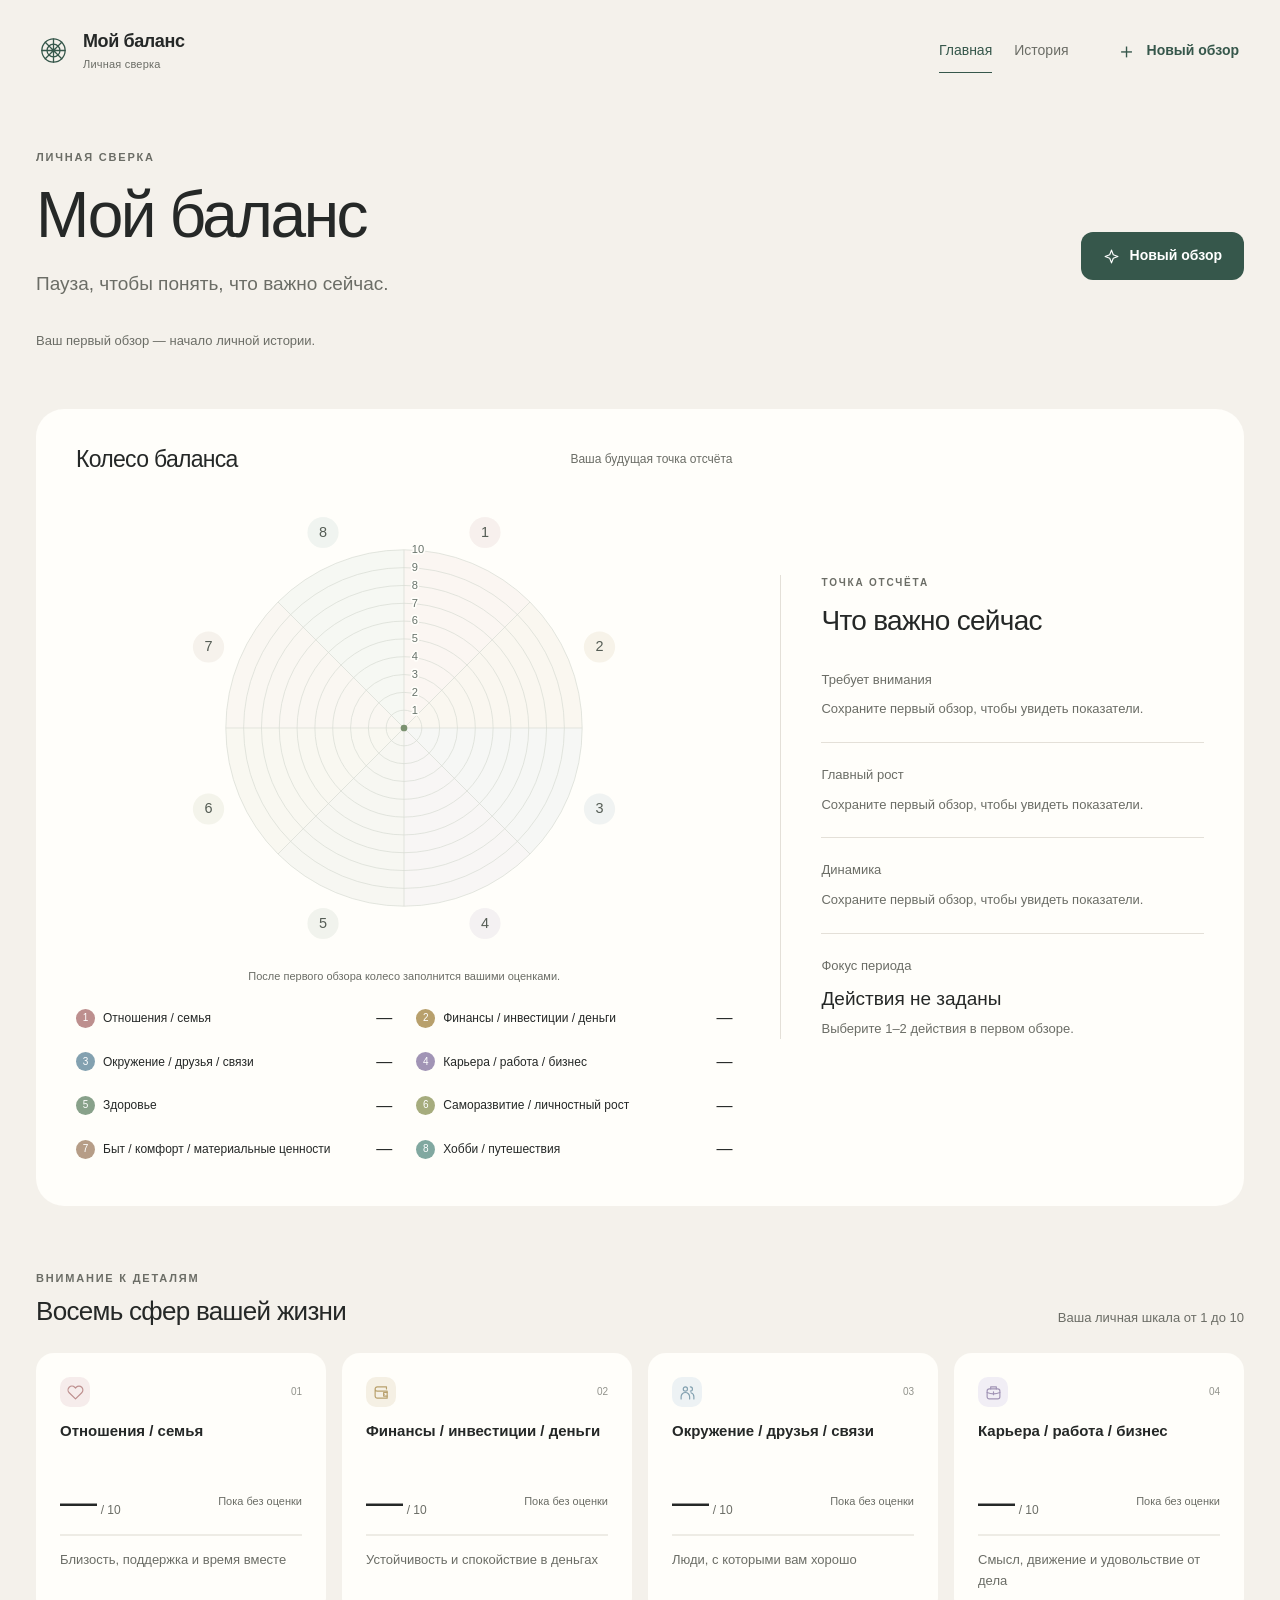
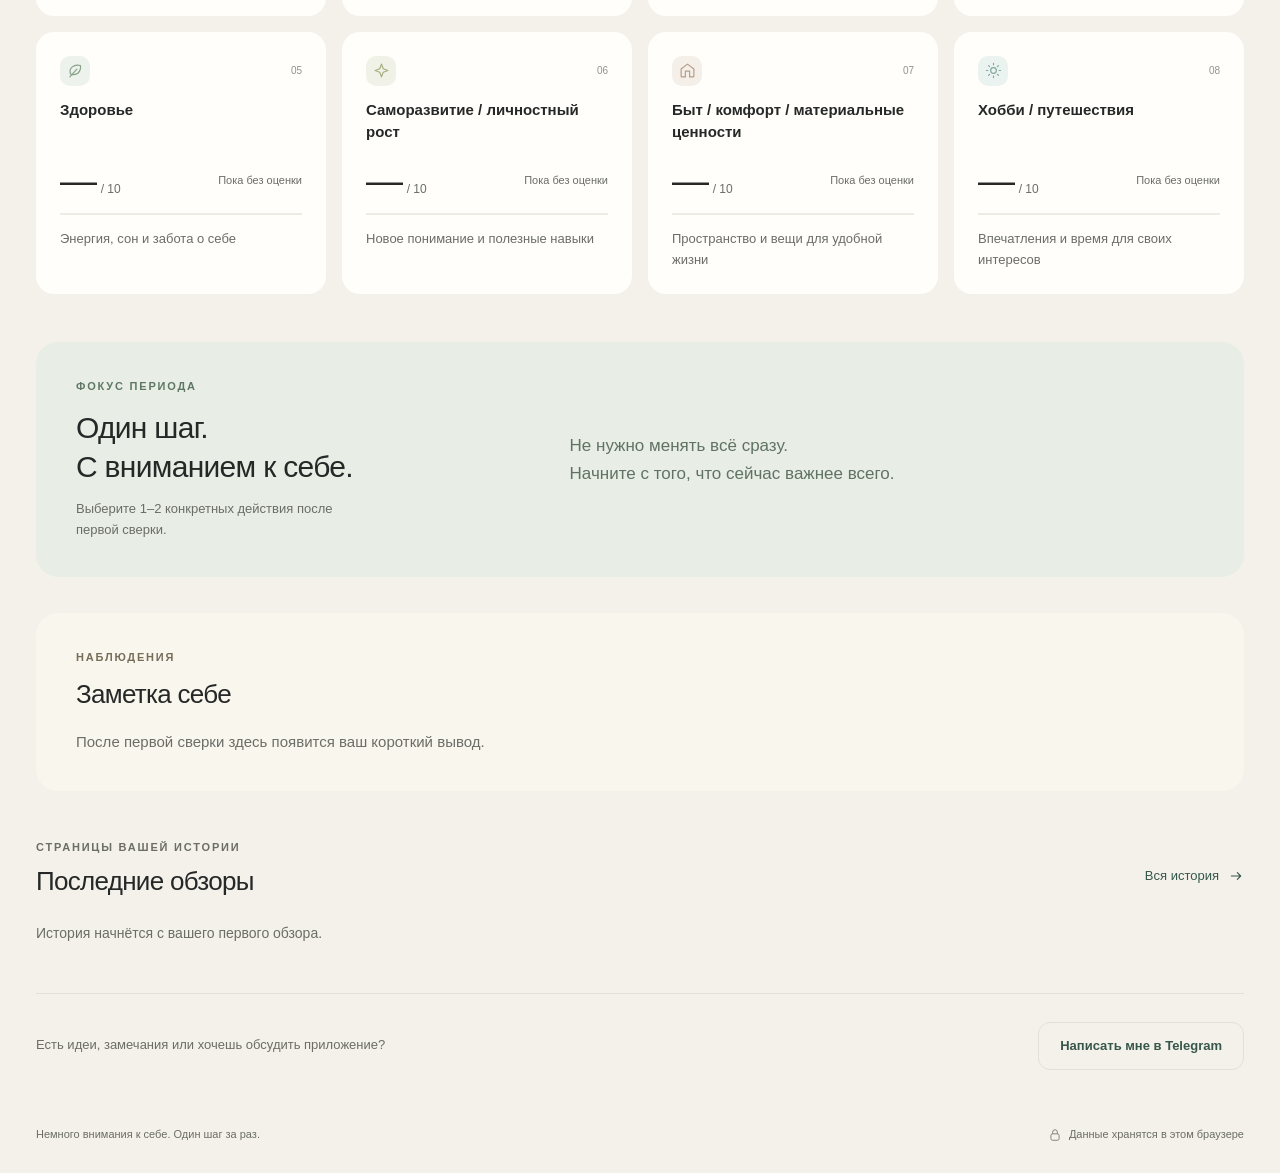
<file: index.html>
<!doctype html>
<html lang="ru">
<head>
  <meta charset="utf-8">
  <meta name="viewport" content="width=device-width, initial-scale=1">
  <meta name="theme-color" content="#f4f1eb">
  <meta name="description" content="Личное пространство для оценки восьми жизненных сфер, коротких выводов и важных действий.">
  <title>Мой баланс — личная сверка</title>
  <link rel="icon" href="data:image/svg+xml,%3Csvg%20xmlns%3D%22http%3A%2F%2Fwww.w3.org%2F2000%2Fsvg%22%20viewBox%3D%220%200%2064%2064%22%3E%3Crect%20width%3D%2264%22%20height%3D%2264%22%20rx%3D%2218%22%20fill%3D%22%2336574b%22%2F%3E%3Cg%20fill%3D%22none%22%20stroke%3D%22%23fffefa%22%20stroke-width%3D%221.5%22%3E%3Ccircle%20cx%3D%2232%22%20cy%3D%2232%22%20r%3D%2221%22%2F%3E%3Ccircle%20cx%3D%2232%22%20cy%3D%2232%22%20r%3D%2212%22%2F%3E%3Cpath%20d%3D%22M32%2011v42M11%2032h42M17%2017l30%2030M17%2047%2047%2017%22%2F%3E%3C%2Fg%3E%3C%2Fsvg%3E">
  <link rel="stylesheet" href="styles.css">
  <script src="core.js" defer></script>
  <script src="wheel.js" defer></script>
  <script src="analytics.js" defer></script>
  <script src="app.js" defer></script>
</head>
<body>
  <a class="skip-link" href="#content">Перейти к содержимому</a>
  <header class="header">
    <div class="header-inner">
      <a class="brand" href="#home" aria-label="Мой баланс — главная">
        <span class="brand-mark" aria-hidden="true"><svg viewBox="0 0 24 24"><circle cx="12" cy="12" r="9"/><circle cx="12" cy="12" r="5"/><path d="M12 3v18M3 12h18M5.6 5.6l12.8 12.8M5.6 18.4 18.4 5.6"/></svg></span>
        <span>Мой баланс<span class="brand-caption">Личная сверка</span></span>
      </a>
      <nav class="nav" aria-label="Основная навигация">
        <a href="#home" data-nav="home">Главная</a>
        <a href="#history" data-nav="history">История</a>
      </nav>
      <a class="button button-primary header-button" href="#new"><span aria-hidden="true">＋</span> Новый обзор</a>
    </div>
  </header>
  <main id="content" tabindex="-1"></main>
  <footer class="footer"><span>Немного внимания к себе. Один шаг за раз.</span><span class="local-note"><svg viewBox="0 0 24 24" aria-hidden="true"><rect x="5" y="10" width="14" height="11" rx="3"/><path d="M8 10V7a4 4 0 0 1 8 0v3"/></svg>Данные хранятся в этом браузере</span></footer>
  <div id="notice" class="notice" role="status" aria-live="polite" hidden></div>
  <noscript><p class="noscript">Для работы приложения включите JavaScript в браузере.</p></noscript>
</body>
</html>
</file>
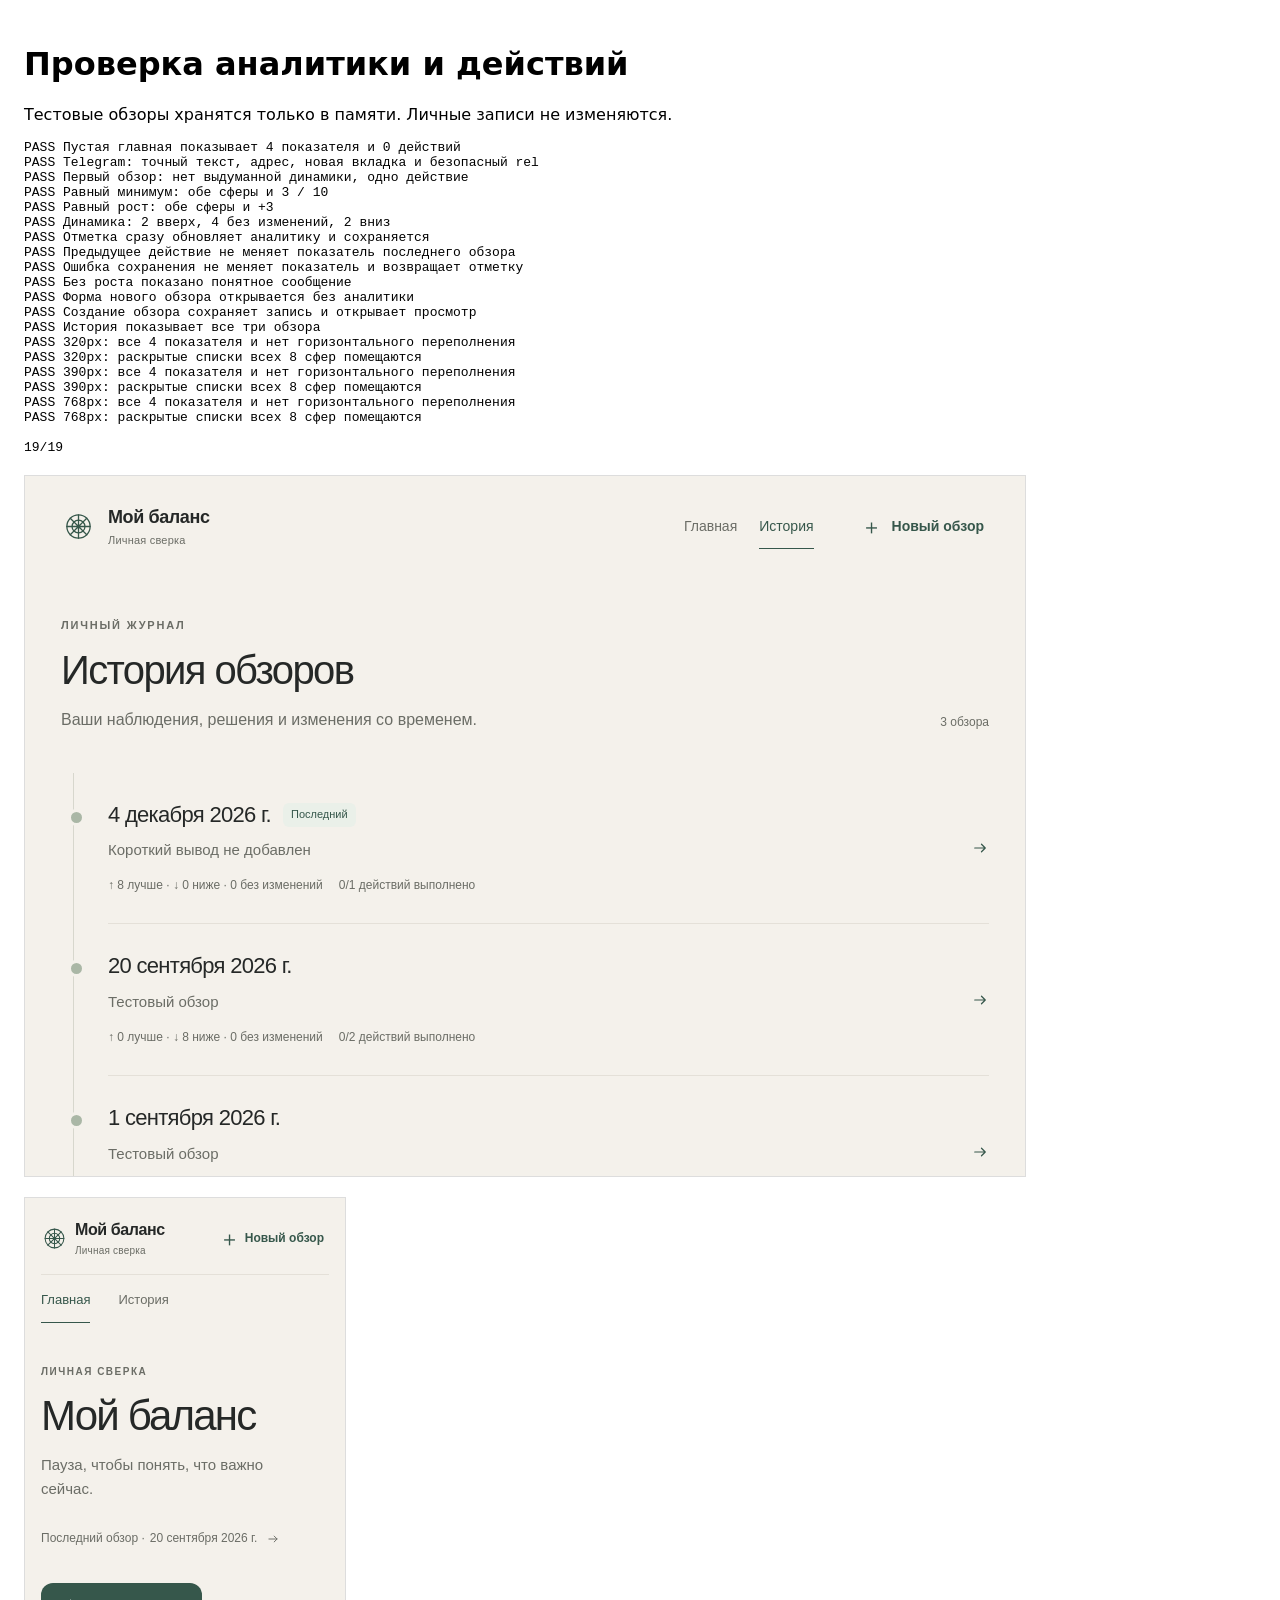
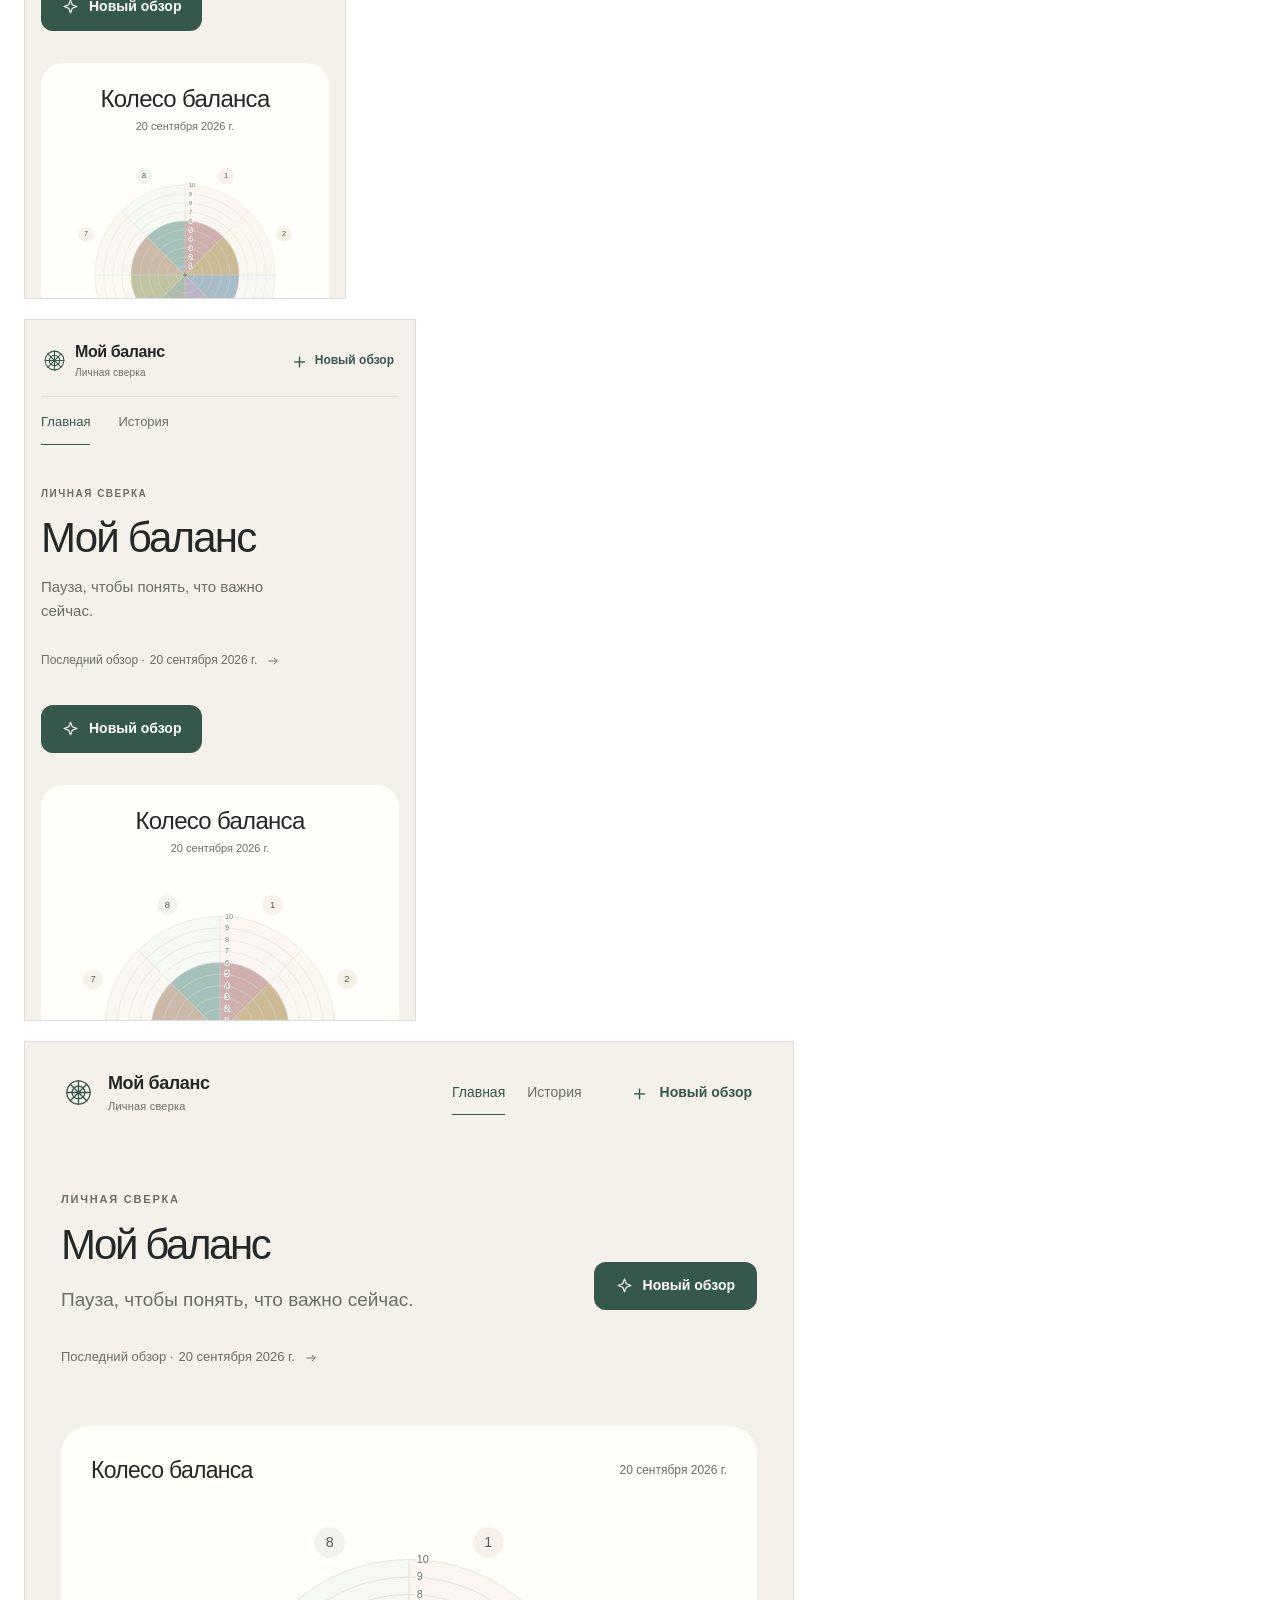
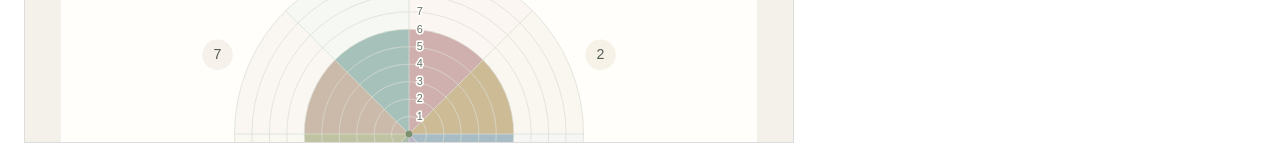
<file: tests/analytics-ui.html>
<!doctype html>
<html lang="ru">
<meta charset="utf-8"><meta name="viewport" content="width=device-width,initial-scale=1">
<title>Проверка аналитики в интерфейсе</title>
<style>body{font-family:system-ui;padding:16px}iframe{display:block;max-width:100%;height:700px;border:1px solid #ddd;margin-top:20px}pre{white-space:pre-wrap}</style>
<h1>Проверка аналитики и действий</h1>
<p>Тестовые обзоры хранятся только в памяти. Личные записи не изменяются.</p>
<pre id="results" role="status">Проверяем…</pre><div id="frames"></div>
<script>
(async function () {
  const results = [], output = document.getElementById('results');
  const check = (name, condition) => results.push({name,pass:Boolean(condition)});
  // Таймер работает и для iframe вне видимой области; rAF там может быть приостановлен.
  const paint = win => new Promise(resolve => win.setTimeout(resolve, 30));
  async function fixture(width) {
    const frame = document.createElement('iframe');frame.title = `Аналитика ${width} px`;frame.style.width = width + 'px';
    const loaded = new Promise(resolve => frame.addEventListener('load',resolve,{once:true}));
    frame.src = 'fixture.html#home';document.getElementById('frames').append(frame);await loaded;
    return {win:frame.contentWindow,doc:frame.contentDocument};
  }
  function makeReview(win,date,values,actions=['Первое действие','Второе действие']) {
    return win.BalanceCore.createReview({date,scores:Object.fromEntries(win.BalanceCore.SPHERES.map((s,i)=>[s.id,values[i]])),reasons:{},conclusion:'Тестовый обзор',actions},[],'2026-10-03');
  }
  function seed(win,reviews) {
    win.BalanceCore.saveReviews(win.testStorage,reviews);
    win.dispatchEvent(new win.StorageEvent('storage',{key:win.BalanceCore.STORAGE_KEY}));
  }
  try {
    const {win,doc} = await fixture(1000);
    check('Пустая главная показывает 4 показателя и 0 действий',doc.querySelectorAll('.analytics-card').length === 4 && doc.getElementById('analytics-actions-value').textContent === 'Действия не заданы');
    const telegram = doc.querySelector('.feedback-panel a');
    check('Telegram: точный текст, адрес, новая вкладка и безопасный rel',telegram?.getAttribute('href') === 'https://t.me/andreypaliy' && telegram.target === '_blank' && telegram.rel.includes('noopener') && telegram.rel.includes('noreferrer') && telegram.textContent === 'Написать мне в Telegram' && doc.querySelector('.feedback-panel p').textContent === 'Есть идеи, замечания или хочешь обсудить приложение?');
    const old = makeReview(win,'2026-09-01',Array(8).fill(5),['Одно действие']);
    seed(win,[old]);
    check('Первый обзор: нет выдуманной динамики, одно действие',doc.querySelector('.analytics-grid').textContent.includes('Динамика появится после следующего замера.') && doc.getElementById('analytics-actions-value').textContent === '0 из 1 выполнено');
    const latest = makeReview(win,'2026-09-20',[8,8,3,5,3,5,5,5]);seed(win,[old,latest]);
    const cards = doc.querySelectorAll('.analytics-card');
    check('Равный минимум: обе сферы и 3 / 10',cards[0].textContent.includes('Окружение / друзья / связи') && cards[0].textContent.includes('Здоровье') && cards[0].querySelector('.analytics-score').textContent === '3 / 10');
    check('Равный рост: обе сферы и +3',cards[1].textContent.includes('Отношения / семья') && cards[1].textContent.includes('Финансы / инвестиции / деньги') && cards[1].querySelector('.analytics-score').textContent === '+3');
    check('Динамика: 2 вверх, 4 без изменений, 2 вниз',[...cards[2].querySelectorAll('strong')].map(x=>x.textContent).join(',') === '2,4,2');
    const latestAction = doc.querySelector(`[data-review-id="${latest.id}"] input`);latestAction.click();
    check('Отметка сразу обновляет аналитику и сохраняется',doc.getElementById('analytics-actions-value').textContent === '1 из 2 выполнено' && win.BalanceCore.loadReviews(win.testStorage)[0].actions[0].done);
    doc.querySelector(`[data-review-id="${old.id}"] input`).click();
    check('Предыдущее действие не меняет показатель последнего обзора',doc.getElementById('analytics-actions-value').textContent === '1 из 2 выполнено');
    const save = win.testStorage.setItem;win.testStorage.setItem = () => {throw new Error('Quota');};latestAction.click();win.testStorage.setItem = save;
    check('Ошибка сохранения не меняет показатель и возвращает отметку',latestAction.checked && doc.getElementById('analytics-actions-value').textContent === '1 из 2 выполнено');
    seed(win,[old,makeReview(win,'2026-09-20',Array(8).fill(4))]);
    check('Без роста показано понятное сообщение',doc.querySelectorAll('.analytics-card')[1].textContent.includes('Положительного роста нет.'));
    win.location.hash='new';await paint(win);
    check('Форма нового обзора открывается без аналитики',Boolean(doc.getElementById('review-form')) && !doc.querySelector('.analytics-grid'));
    for (const sphere of win.BalanceCore.SPHERES) doc.querySelector(`input[name="score-${sphere.id}"][value="6"]`).click();
    const actionField = doc.getElementById('next-action-0');actionField.value='Новый шаг';actionField.dispatchEvent(new win.Event('input',{bubbles:true}));
    doc.querySelector('button[type="submit"]').click();await paint(win);
    check('Создание обзора сохраняет запись и открывает просмотр',win.BalanceCore.loadReviews(win.testStorage).length === 3 && win.location.hash.startsWith('#review/') && Boolean(doc.querySelector('.review-comparison')));
    win.location.hash='history';await paint(win);
    check('История показывает все три обзора',doc.querySelectorAll('.history-card').length === 3);
    for (const width of [320,390,768]) {
      const mobile = await fixture(width);const prior=makeReview(mobile.win,'2026-09-01',Array(8).fill(3));const current=makeReview(mobile.win,'2026-09-20',Array(8).fill(6));seed(mobile.win,[prior,current]);await paint(mobile.win);
      check(`${width}px: все 4 показателя и нет горизонтального переполнения`,mobile.doc.querySelectorAll('.analytics-card').length === 4 && mobile.doc.documentElement.scrollWidth <= mobile.doc.documentElement.clientWidth);
      for(const details of mobile.doc.querySelectorAll('.analytics-ties'))details.open=true;await paint(mobile.win);
      check(`${width}px: раскрытые списки всех 8 сфер помещаются`,mobile.doc.querySelectorAll('.analytics-names li').length === 16 && mobile.doc.documentElement.scrollWidth <= mobile.doc.documentElement.clientWidth);
    }
    output.textContent = results.map(r=>`${r.pass?'PASS':'FAIL'} ${r.name}`).join('\n') + `\n\n${results.filter(r=>r.pass).length}/${results.length}`;
  } catch(error) {output.textContent = 'FAIL: ' + error.stack;}
})();
</script>
</html>
</file>
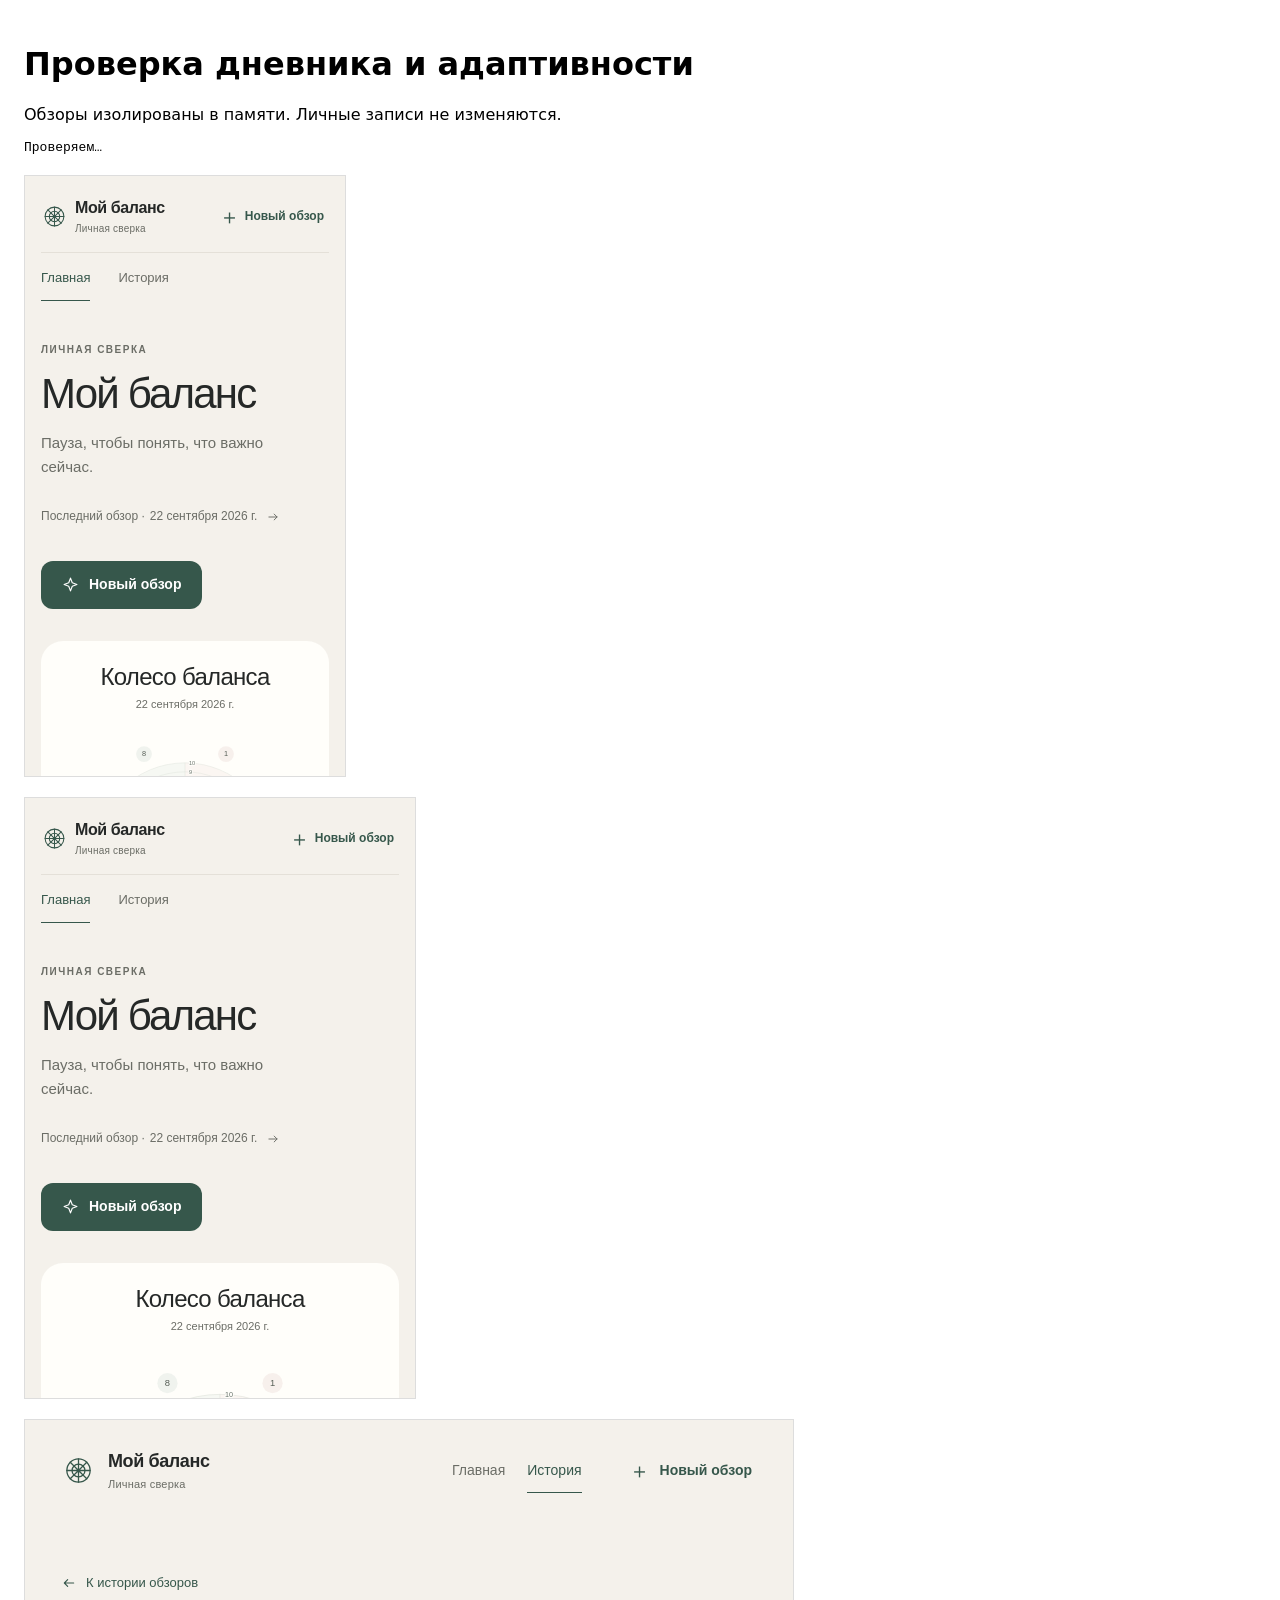
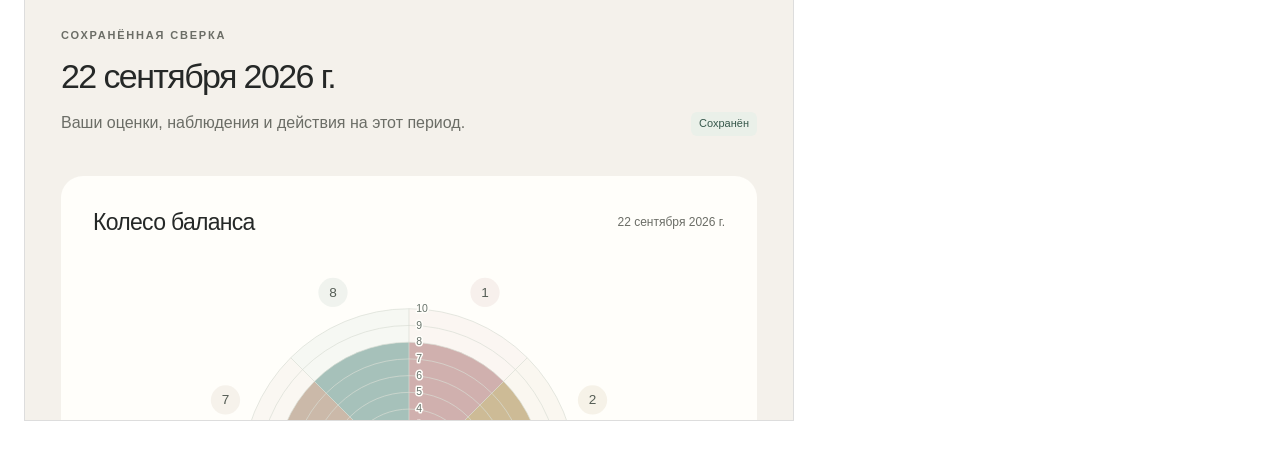
<file: tests/journal-ui.html>
<!doctype html>
<html lang="ru"><meta charset="utf-8"><meta name="viewport" content="width=device-width,initial-scale=1">
<title>Проверка дневника и адаптивности</title>
<style>body{font-family:system-ui;padding:16px}pre{white-space:pre-wrap}iframe{display:block;height:600px;border:1px solid #ddd;margin:20px 0;max-width:100%}</style>
<h1>Проверка дневника и адаптивности</h1><p>Обзоры изолированы в памяти. Личные записи не изменяются.</p>
<pre id="results">Проверяем…</pre><div id="frames"></div>
<script>
(async function(){
  const results=[],output=document.getElementById('results');
  const check=(name,pass)=>results.push({name,pass:Boolean(pass)});
  const settle=win=>new Promise(resolve=>win.setTimeout(resolve,30));
  try {
    for(const width of [320,390,768,1280]){
      const frame=document.createElement('iframe');frame.style.width=width+'px';frame.title=`Дневник ${width}px`;
      const loaded=new Promise(resolve=>frame.addEventListener('load',resolve,{once:true}));frame.src='fixture.html#home';document.getElementById('frames').append(frame);await loaded;
      const win=frame.contentWindow,doc=frame.contentDocument,C=win.BalanceCore;
      frame.style.width=(width+width-doc.documentElement.clientWidth)+'px';await settle(win);
      check(`${width}px: точная ширина области содержимого`,doc.documentElement.clientWidth===width);
      const reviews=['2026-09-01','2026-09-08','2026-09-15','2026-09-22'].map((date,i)=>C.createReview({date,scores:Object.fromEntries(C.SPHERES.map(s=>[s.id,5+i])),reasons:{health:'Личная заметка <без HTML>'},conclusion:`Запись ${i+1}`,actions:['Один важный шаг']},[],'2026-10-03'));
      C.saveReviews(win.testStorage,reviews);const original=win.testStorage.raw;
      win.dispatchEvent(new win.StorageEvent('storage',{key:C.STORAGE_KEY}));await settle(win);
      const links=[...doc.querySelectorAll('.recent-history a[href^="#review/"]')];
      check(`${width}px: превью открывает ровно 3 последних обзора`,links.length===3 && links.map(a=>a.getAttribute('href')).join(',')===[3,2,1].map(i=>'#review/'+reviews[i].id).join(','));
      check(`${width}px: вся история доступна`,doc.querySelector('.recent-history a[href="#history"]')?.textContent.includes('Вся история'));
      for(const route of ['home','history','review/'+reviews[3].id,'new']){
        win.location.hash=route;await settle(win);
        check(`${width}px ${route.split('/')[0]}: нет горизонтального скролла`,Boolean(doc.querySelector('main h1')) && doc.documentElement.scrollWidth<=doc.documentElement.clientWidth);
        check(`${width}px ${route.split('/')[0]}: чтение не изменяет сохранённые данные`,win.testStorage.raw===original);
        if(route==='new'){
          const sizes=[...doc.querySelectorAll('.rating-option')].map(el=>el.getBoundingClientRect());
          check(`${width}px: все 80 оценок удобны для нажатия`,sizes.length===80 && sizes.every(r=>r.width>=43.9 && r.height>=43.9));
          check(`${width}px: кнопки сохранения доступны для пальца`,[...doc.querySelectorAll('.form-buttons button')].every(el=>el.getBoundingClientRect().height>=44));
        }
      }
      win.location.hash='home';await settle(win);
      const target=doc.querySelector(`[data-review-id="${reviews[3].id}"] input`);target.click();
      const saved=C.loadReviews(win.testStorage);
      check(`${width}px: отметка сохраняется только в последнем обзоре`,saved[0].actions[0].done && saved.slice(1).every(r=>!r.actions[0].done) && doc.getElementById('analytics-actions-value').textContent==='1 из 1 выполнено');
      win.location.hash='history';await settle(win);win.location.hash='home';await settle(win);
      check(`${width}px: сохранённая отметка видна после переходов`,doc.querySelector(`[data-review-id="${reviews[3].id}"] input`).checked);
    }
    output.textContent=results.map(r=>`${r.pass?'PASS':'FAIL'} ${r.name}`).join('\n')+`\n\n${results.filter(r=>r.pass).length}/${results.length}`;
  }catch(error){output.textContent='FAIL: '+error.stack;}
})();
</script></html>
</file>
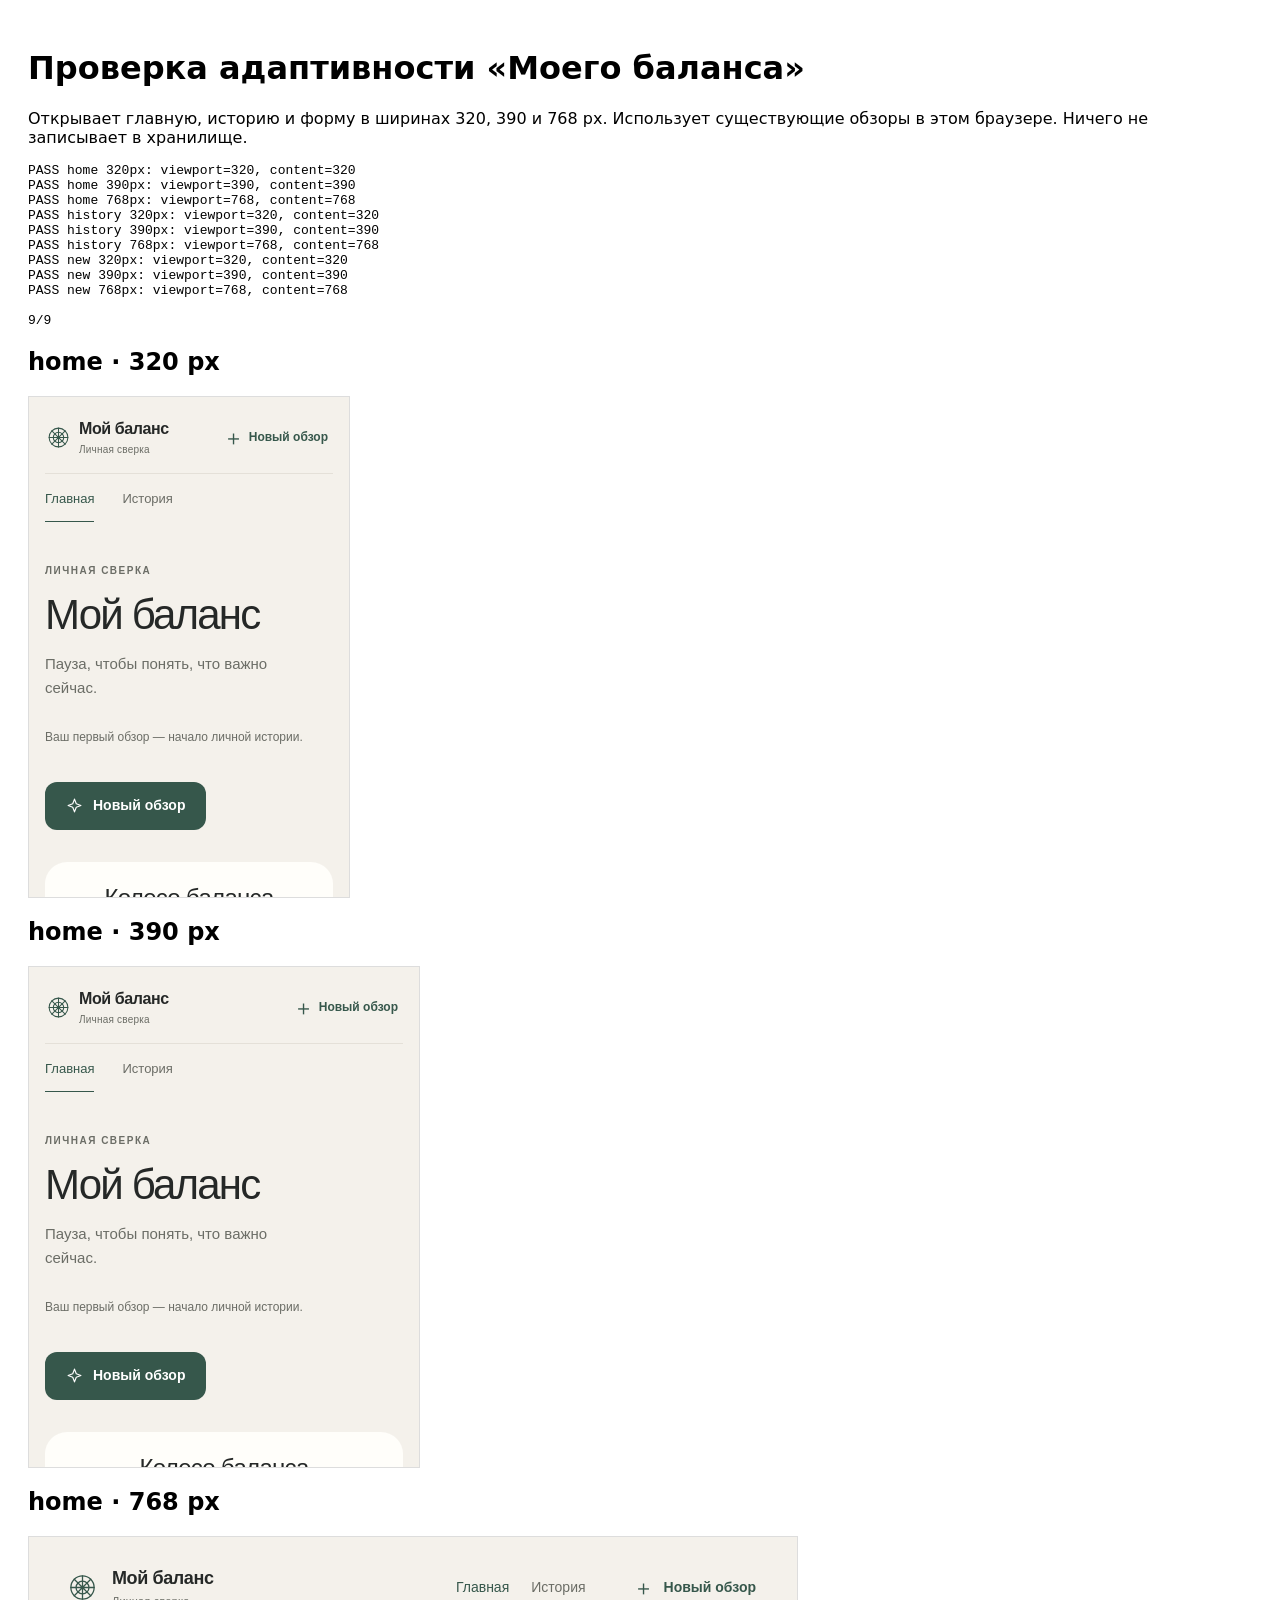
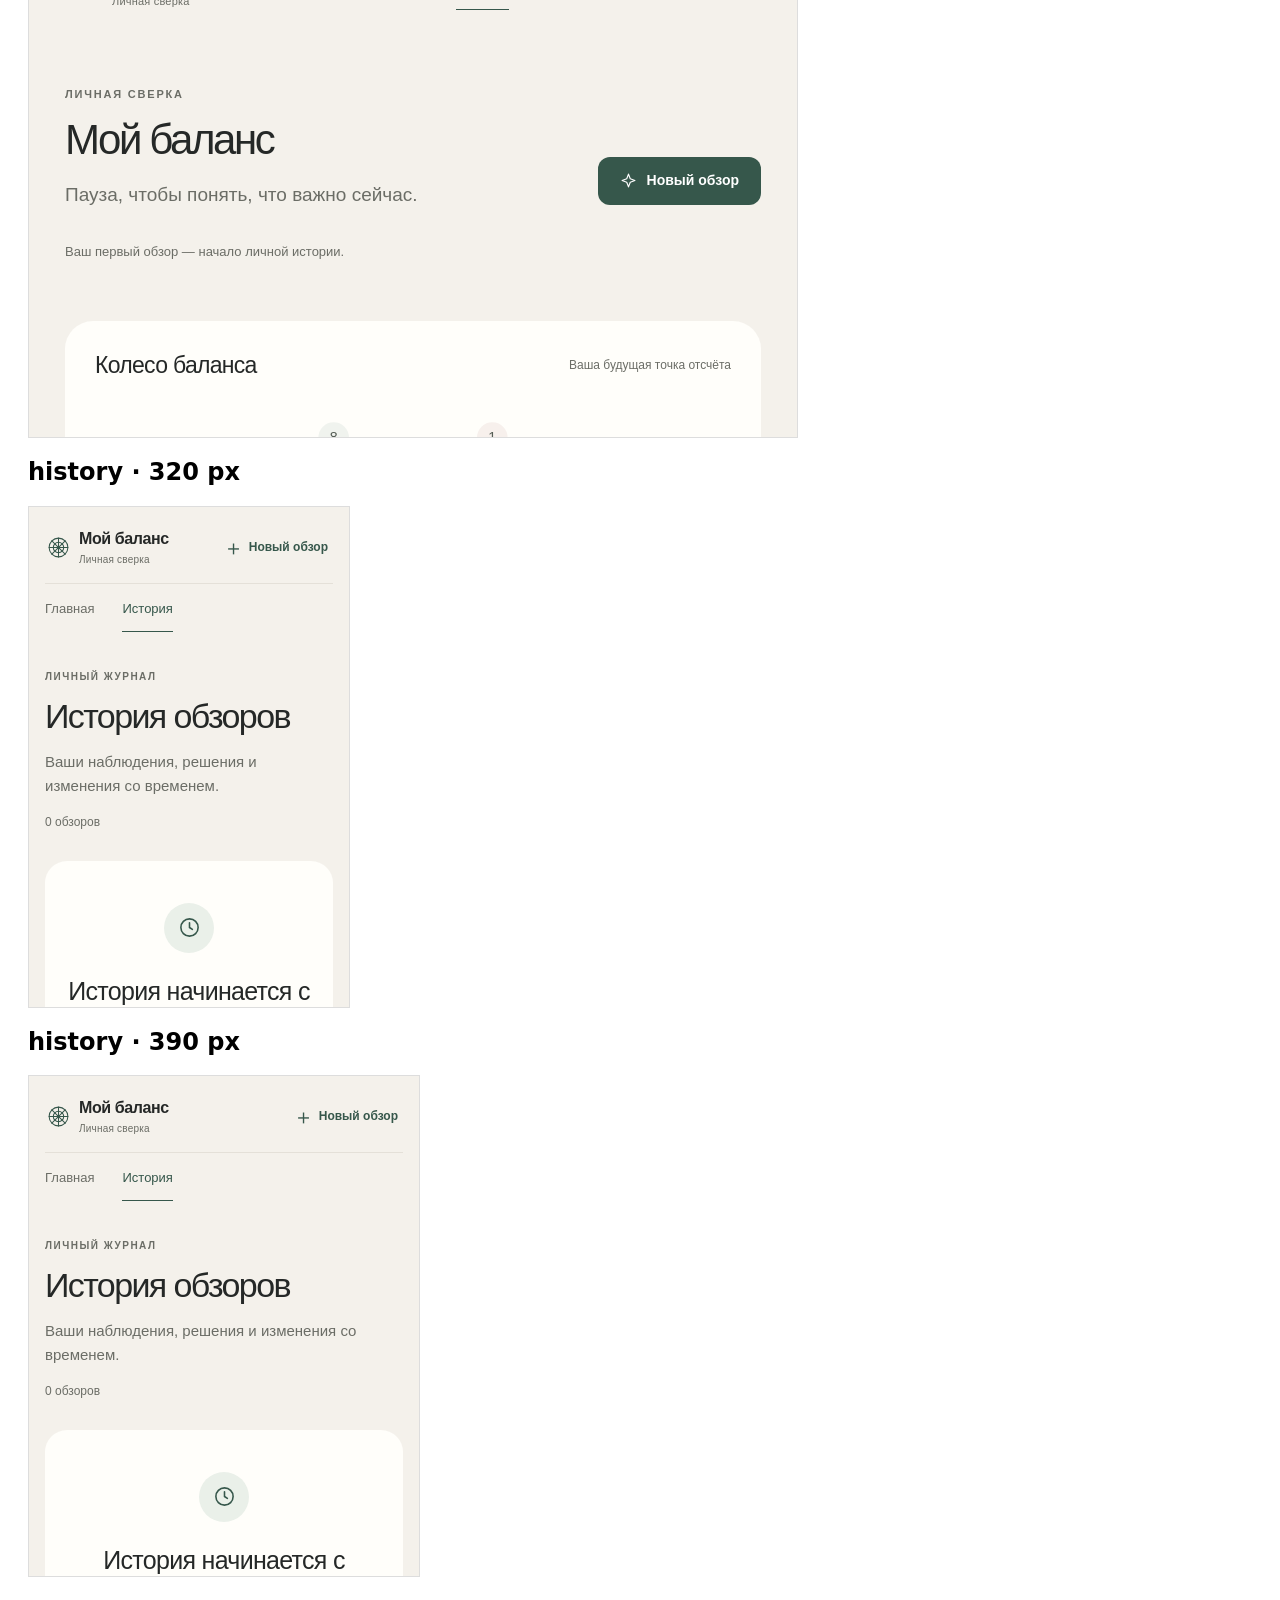
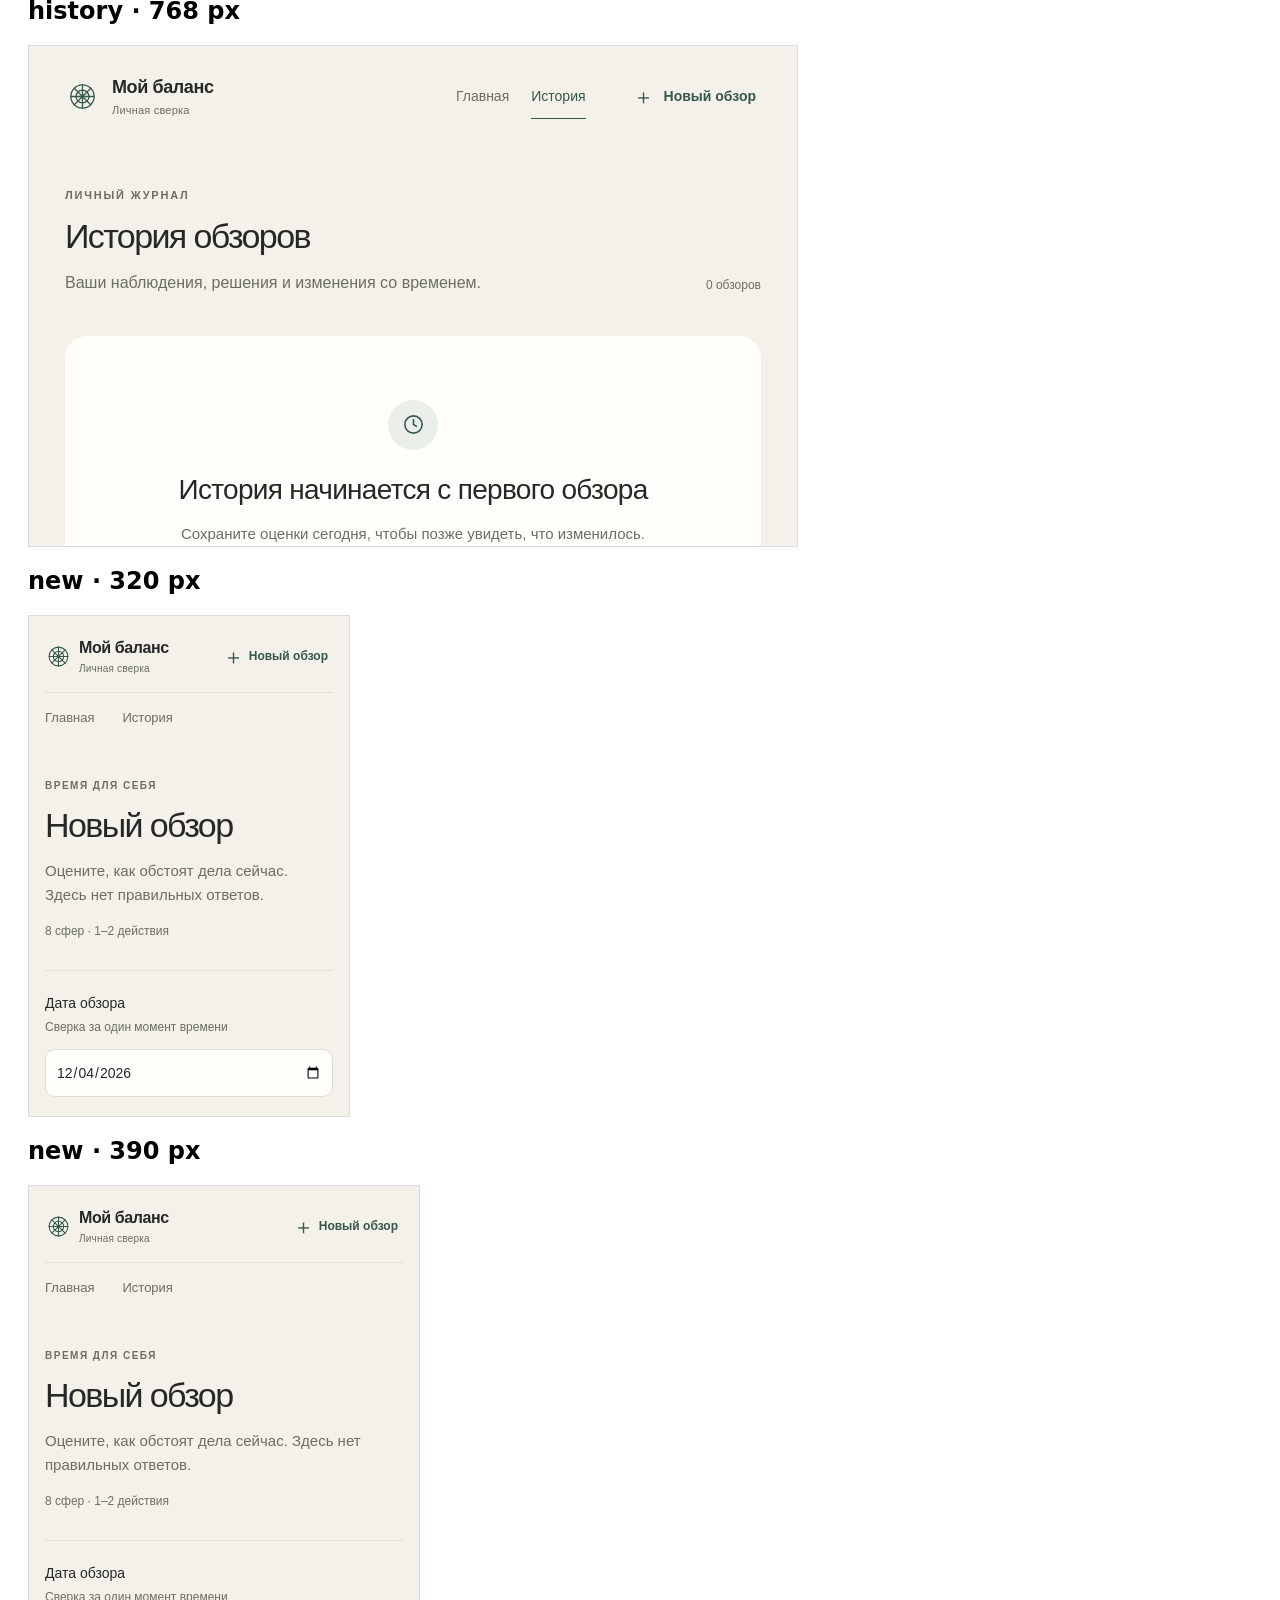
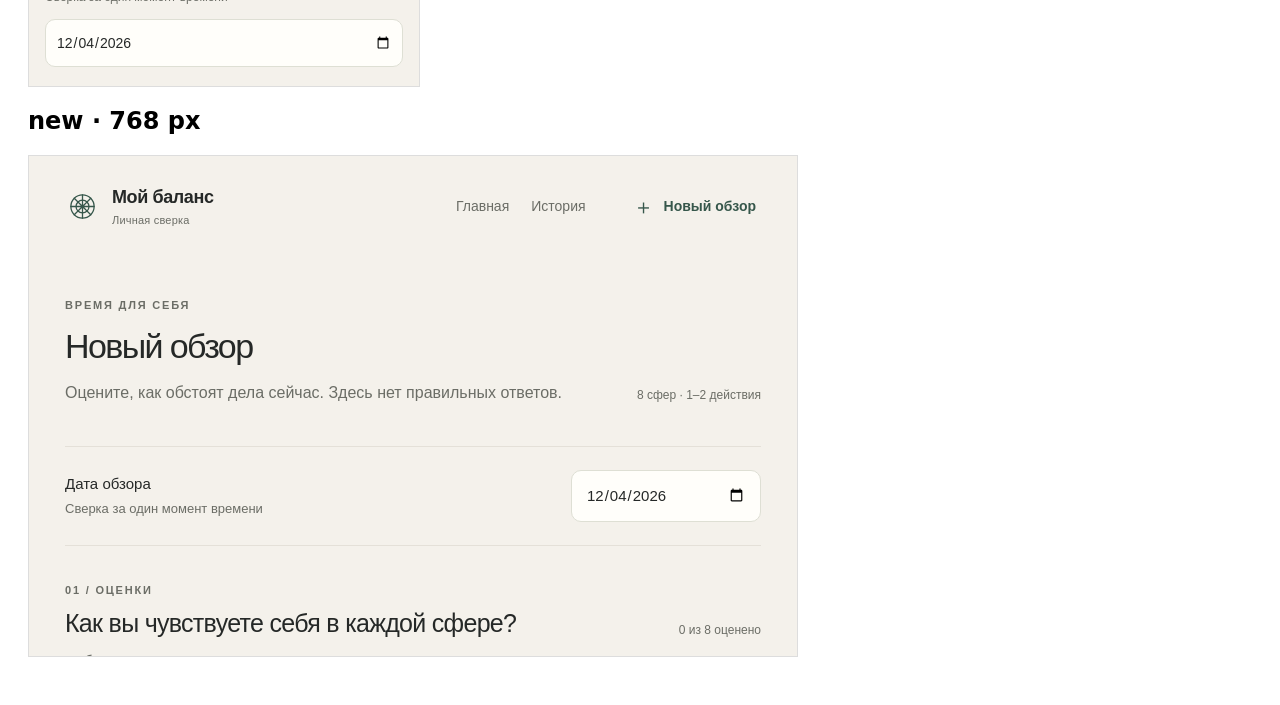
<file: tests/layout.html>
<!doctype html>
<html lang="ru">
<meta charset="utf-8"><meta name="viewport" content="width=device-width, initial-scale=1">
<title>Проверка адаптивности</title>
<style>body{font-family:system-ui;padding:20px}iframe{height:500px;display:block;border:1px solid #ddd}section{margin:20px 0}pre{white-space:pre-wrap}</style>
<h1>Проверка адаптивности «Моего баланса»</h1>
<p>Открывает главную, историю и форму в ширинах 320, 390 и 768 px. Использует существующие обзоры в этом браузере. Ничего не записывает в хранилище.</p>
<pre id="result" role="status">Проверяем…</pre><div id="frames"></div>
<script>
  const results = [];
  const variants = ['home','history','new'].flatMap(route => [320,390,768].map(width => ({route,width})));
  for (const {route,width} of variants) {
    const section = document.createElement('section');
    const heading = document.createElement('h2'); heading.textContent = `${route} · ${width} px`;
    const frame = document.createElement('iframe'); frame.style.width = width + 'px'; frame.title = heading.textContent;
    frame.addEventListener('load', () => {
      frame.contentWindow.requestAnimationFrame(() => frame.contentWindow.requestAnimationFrame(() => {
        const doc = frame.contentDocument, root = doc.documentElement;
        const pass = Boolean(doc.querySelector('main h1')) && root.scrollWidth <= root.clientWidth;
        results.push({route,width,pass,viewport:root.clientWidth,content:root.scrollWidth});
        document.getElementById('result').textContent = results.map(r => `${r.pass?'PASS':'FAIL'} ${r.route} ${r.width}px: viewport=${r.viewport}, content=${r.content}`).join('\n') + `\n\n${results.filter(r=>r.pass).length}/${variants.length}`;
      }));
    });
    frame.src = '../index.html#' + route;
    section.append(heading,frame); document.getElementById('frames').append(section);
  }
</script>
</html>
</file>
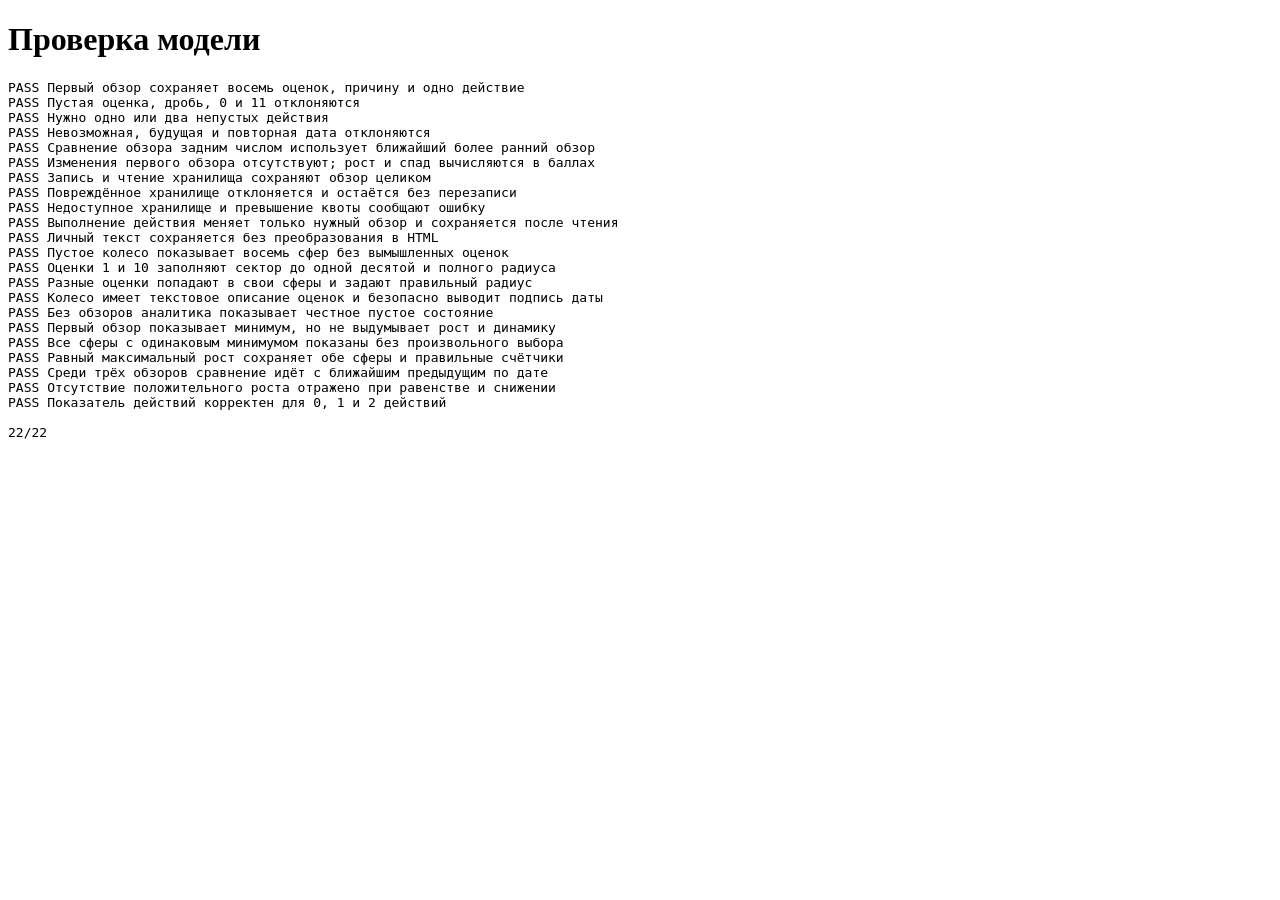
<file: tests/run.html>
<!doctype html>
<html lang="ru"><meta charset="utf-8"><title>Проверка «Моего баланса»</title>
<script src="../core.js" defer></script><script src="core.test.js" defer></script>
<script src="../wheel.js" defer></script><script src="wheel.test.js" defer></script>
<script src="../analytics.js" defer></script><script src="analytics.test.js" defer></script>
<body><h1>Проверка модели</h1><pre id="results"></pre>
<script>window.addEventListener('DOMContentLoaded', () => { const results = [...runBalanceTests(), ...runWheelTests(), ...runAnalyticsTests()]; document.getElementById('results').textContent = results.map(t => `${t.pass ? 'PASS' : 'FAIL'} ${t.name}${t.error ? ': ' + t.error : ''}`).join('\n') + '\n\n' + results.filter(t => t.pass).length + '/' + results.length; });</script>
</body></html>
</file>
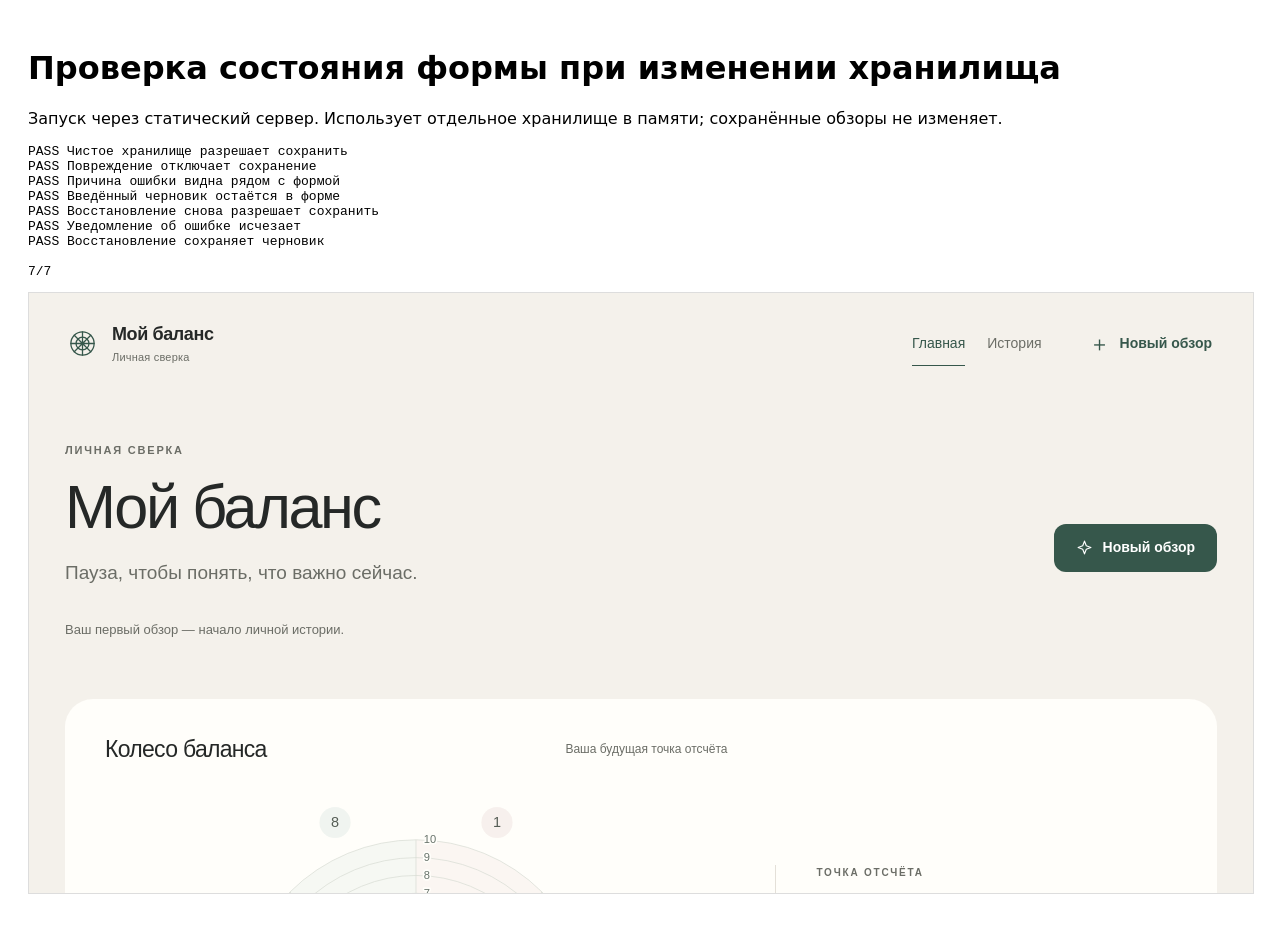
<file: tests/storage-events.html>
<!doctype html>
<html lang="ru">
<meta charset="utf-8"><title>Проверка состояния хранилища</title>
<style>body{font-family:system-ui;padding:20px}iframe{width:100%;height:600px;border:1px solid #ddd}pre{white-space:pre-wrap}</style>
<h1>Проверка состояния формы при изменении хранилища</h1>
<p>Запуск через статический сервер. Использует отдельное хранилище в памяти; сохранённые обзоры не изменяет.</p>
<pre id="results" role="status">Проверяем…</pre><iframe id="app" title="Тестовая форма"></iframe>
<script>
(async function () {
  const output = document.getElementById('results'), frame = document.getElementById('app');
  try {
    const results = [];
    const check = (name, condition) => results.push({name,pass:Boolean(condition)});
    const loaded = new Promise(resolve => frame.addEventListener('load',resolve,{once:true}));
    frame.src = 'fixture.html#new';
    await loaded;
    const win = frame.contentWindow, doc = frame.contentDocument;
    const button = doc.querySelector('button[type="submit"]'), field = doc.getElementById('next-action-0');
    check('Чистое хранилище разрешает сохранить', button && !button.disabled);
    field.value = 'Черновик должен сохраниться'; field.dispatchEvent(new win.Event('input',{bubbles:true}));
    win.testStorage.raw = '{';
    win.dispatchEvent(new win.StorageEvent('storage',{key:'my-balance.reviews.v1'}));
    check('Повреждение отключает сохранение', button.disabled);
    check('Причина ошибки видна рядом с формой', doc.querySelector('.error-banner')?.textContent.includes('Сохранённые данные'));
    check('Введённый черновик остаётся в форме', field.value === 'Черновик должен сохраниться');
    win.testStorage.raw = JSON.stringify({version:1,reviews:[]});
    win.dispatchEvent(new win.StorageEvent('storage',{key:'my-balance.reviews.v1'}));
    check('Восстановление снова разрешает сохранить', !button.disabled);
    check('Уведомление об ошибке исчезает', !doc.querySelector('.error-banner'));
    check('Восстановление сохраняет черновик', field.value === 'Черновик должен сохраниться');
    doc.getElementById('cancel-review').click();
    output.textContent = results.map(r => `${r.pass?'PASS':'FAIL'} ${r.name}`).join('\n') + `\n\n${results.filter(r=>r.pass).length}/${results.length}`;
  } catch (error) {output.textContent = 'FAIL: ' + error.message;}
})();
</script>
</html>
</file>
<file: styles.css>
@charset "UTF-8";
:root{--bg:#f4f1eb;--surface:#fffefa;--ink:#252827;--muted:#6b6d66;--green:#36574b;--green-dark:#284438;--border:#e4e0d8;--soft:#eaf0e9;--danger:#a46559;--radius:22px;font-family:"Segoe UI Variable","Segoe UI",-apple-system,BlinkMacSystemFont,Arial,sans-serif;color:var(--ink);background:var(--bg);font-synthesis:none}
*{box-sizing:border-box}body{margin:0;font-size:15px;line-height:1.6}a{color:inherit;text-decoration:none}button,input,textarea{font:inherit}button{cursor:pointer}button:disabled{cursor:not-allowed;opacity:.5}a,button,input,summary,textarea{-webkit-tap-highlight-color:transparent;touch-action:manipulation}h1,h2,h3,p{margin:0}h1{font-size:clamp(34px,4vw,48px);font-weight:500;letter-spacing:-1.6px;line-height:1.15}h2{font-size:26px;font-weight:500;letter-spacing:-.7px;line-height:1.3}h3{font-size:15px;font-weight:550;line-height:1.5}svg{flex-shrink:0}.icon{height:20px;width:20px}.muted{color:var(--muted)}[hidden]{display:none!important}:focus-visible{outline:2px solid #73917e;outline-offset:4px}main:focus{outline:none}.skip-link{position:absolute;top:-100px;left:20px;padding:12px;background:var(--surface);z-index:30}.skip-link:focus{top:10px}.sr-only{position:absolute;width:1px;height:1px;overflow:hidden;clip:rect(0,0,0,0);white-space:nowrap}
.header{background:transparent}.header-inner{max-width:1280px;padding:25px 36px;margin:auto;display:flex;align-items:center;gap:32px}.brand{min-height:44px;display:flex;align-items:center;gap:12px;font-size:18px;font-weight:600;letter-spacing:-.4px;line-height:1.3}.brand-mark{width:35px;height:35px;display:grid;place-items:center;color:var(--green)}.brand-mark svg{width:31px;height:31px;fill:none;stroke:currentColor;stroke-width:1;stroke-linecap:round}.brand-caption{display:block;font-size:11px;font-weight:400;letter-spacing:.2px;color:var(--muted);margin-top:3px}.nav{display:flex;gap:22px;margin-left:auto}.nav a{min-height:44px;display:inline-flex;align-items:center;font-size:14px;color:var(--muted);border-bottom:1px solid transparent;padding:5px 0}.nav a:hover,.nav a.active{color:var(--green)}.nav a.active{border-color:var(--green)}.button{min-height:48px;display:inline-flex;align-items:center;justify-content:center;gap:10px;padding:12px 21px;border:1px solid transparent;border-radius:12px;font-size:14px;font-weight:550;line-height:1.4;transition:background .15s}.button-primary{background:var(--green);color:#fff}.button-primary:hover{background:var(--green-dark)}.button-subtle{background:transparent;color:var(--green);border-color:var(--border)}.button-subtle:hover{background:#efeee6}.header-button{margin-left:10px;background:transparent;color:var(--green);padding:10px 4px;min-height:44px}.header-button:hover{background:transparent;color:var(--green-dark)}.header-button>span{font-size:21px;font-weight:350}
main{max-width:1280px;margin:0 auto;padding:40px 36px 32px;min-height:calc(100vh - 180px)}.eyebrow{font-size:11px;font-weight:550;letter-spacing:1.8px;color:var(--muted);margin-bottom:12px}.page-heading{display:flex;align-items:flex-end;justify-content:space-between;gap:24px;margin-bottom:40px}.subtitle{font-size:16px;color:var(--muted);margin-top:14px;max-width:620px}.panel{background:var(--surface);border:0;border-radius:var(--radius);padding:32px}.section-heading{display:flex;align-items:flex-end;justify-content:space-between;gap:20px;margin-bottom:24px}.section-heading .eyebrow{margin-bottom:8px}.section-heading>.muted{font-size:13px}.text-link{display:inline-flex;align-items:center;gap:9px;font-size:13px;font-weight:500;color:var(--green);min-height:44px}.text-link:hover{text-decoration:underline;text-underline-offset:4px}.text-link .icon{height:16px;width:16px}.pill{display:inline-flex;font-size:11px;color:var(--green);background:var(--soft);border-radius:6px;padding:3px 8px}
.home-hero{display:flex;justify-content:space-between;align-items:center;gap:32px;margin:8px 0 46px}.home-hero h1{font-size:clamp(42px,5vw,64px);font-weight:450;letter-spacing:-2.4px}.hero-thought{font-size:19px;color:var(--muted);margin-top:16px}.latest-review-link{display:flex;align-items:center;flex-wrap:wrap;gap:5px;font-size:13px;color:var(--muted);margin-top:20px;min-height:44px}.latest-review-link .icon{height:14px;width:14px;margin-left:4px}.latest-review-link:hover{color:var(--green)}.hero-button{flex-shrink:0}.hero-button .icon{width:17px;height:17px}.balance-overview{display:grid;grid-template-columns:minmax(0,1.55fr) minmax(0,1fr);gap:48px;background:var(--surface);border-radius:28px;padding:36px 40px;margin-bottom:64px;align-items:center}
.balance-wheel{min-width:0;margin-bottom:32px}.balance-wheel .section-heading{margin-bottom:8px;align-items:center}.balance-wheel .eyebrow{display:none}.balance-wheel h2{font-size:23px}.wheel-date{font-size:12px;color:var(--muted)}.wheel-layout{display:grid;grid-template-columns:minmax(0,1fr) minmax(0,1fr);align-items:center;gap:30px}.wheel-chart{width:100%;max-width:460px;min-width:0;justify-self:center}.wheel-svg{display:block;width:100%;height:auto;overflow:visible}.wheel-sector-number{text-anchor:middle;fill:#555d55;font-size:13px;font-weight:500}.wheel-scale{fill:#68736b;font-size:10px;paint-order:stroke;stroke:#fffefa;stroke-width:3px;stroke-linejoin:round}.wheel-grid{stroke:#d9ddd4;stroke-width:.65}.wheel-chart-note{font-size:11px;color:var(--muted);text-align:center;margin-top:-5px;line-height:1.6}.wheel-legend{list-style:none;padding:0;margin:0;min-width:0}.wheel-legend-item{display:flex;align-items:center;gap:12px;min-width:0;padding:10px 0}.wheel-legend-number{background:var(--sector-color);color:white;display:grid;place-items:center;flex-shrink:0;width:25px;height:25px;border-radius:50%;font-size:11px}.wheel-legend-name{min-width:0;flex:1;font-size:13px;line-height:1.4;overflow-wrap:anywhere}.wheel-legend-score{font-size:21px;font-weight:500;display:flex;align-items:baseline;gap:4px;white-space:nowrap}.wheel-legend-score small{font-size:10px;font-weight:400;color:var(--muted)}
.balance-overview .balance-wheel{padding:0;background:none;margin:0;border-radius:0}.balance-overview .wheel-layout{grid-template-columns:minmax(0,1fr);gap:12px}.balance-overview .wheel-chart{max-width:490px}.balance-overview .wheel-legend{display:grid;grid-template-columns:repeat(2,minmax(0,1fr));gap:2px 24px}.balance-overview .wheel-legend-item{padding:8px 0;gap:8px}.balance-overview .wheel-legend-number{width:19px;height:19px;font-size:10px}.balance-overview .wheel-legend-name{font-size:12px;line-height:1.5}.balance-overview .wheel-legend-score{font-size:16px}.balance-overview .wheel-legend-score small{display:none}.insights-column{min-width:0;border-left:1px solid var(--border);padding-left:40px}.insights-heading{margin-bottom:30px}.insights-heading .eyebrow{font-size:10px}.insights-heading h2{font-size:28px}.analytics-grid{display:grid;grid-template-columns:minmax(0,1fr);gap:0}.analytics-card{min-width:0;padding:22px 0;border-top:1px solid var(--border)}.analytics-card:first-child{border-top:0;padding-top:0}.analytics-card:last-child{padding-bottom:0}.analytics-card h3{font-size:13px;font-weight:500;color:var(--muted);margin-bottom:10px}.analytics-score{font-size:32px;letter-spacing:-1px;font-weight:450;line-height:1.2;margin-bottom:8px}.analytics-score span{font-size:13px;color:var(--muted);font-weight:400;letter-spacing:0}.analytics-names{list-style:none;padding:0;margin:0;font-size:14px;line-height:1.6;overflow-wrap:anywhere}.analytics-names li+li{margin-top:5px}.analytics-note{font-size:13px;line-height:1.6;color:var(--muted)}.analytics-ties summary{font-size:13px;color:var(--green);cursor:pointer;min-height:44px}.analytics-ties[open] .analytics-names{margin-top:10px}.analytics-dynamics{list-style:none;padding:0;margin:0;display:flex;gap:18px;flex-wrap:wrap}.analytics-dynamics li{display:flex;flex-direction:column;align-items:flex-start;color:var(--muted);font-size:11px;line-height:1.8}.analytics-dynamics li>span{color:var(--ink);font-size:17px}.analytics-dynamics strong{font-size:22px;font-weight:450}.positive,.analytics-dynamics li>span.positive{color:#50725b}.negative,.analytics-dynamics li>span.negative{color:var(--danger)}.neutral{color:var(--muted)}.analytics-actions{font-size:19px;font-weight:500;line-height:1.5;margin-bottom:5px;overflow-wrap:anywhere}
.spheres-section{margin-top:36px;margin-bottom:48px}.sphere-grid{display:grid;grid-template-columns:repeat(4,minmax(0,1fr));gap:16px}.sphere-card{min-width:0;background:var(--surface);border-radius:18px;padding:24px;--sphere-color:#88a18a;--sphere-soft:#eef2eb}.sphere-top{display:flex;align-items:center;justify-content:space-between;margin-bottom:13px}.sphere-icon{height:30px;width:30px;display:grid;place-items:center;flex-shrink:0;border-radius:10px;background:var(--sphere-soft,#eef2eb);color:var(--sphere-color,#88a18a)}.sphere-icon .icon{height:17px;width:17px}.sphere-number{font-size:10px;color:#92938c}.sphere-card h3{min-height:46px;overflow-wrap:anywhere}.score-row{display:flex;align-items:center;justify-content:space-between;gap:8px;flex-wrap:wrap;margin:17px 0 14px}.score{font-size:37px;letter-spacing:-1.3px;line-height:1;font-weight:450;display:flex;align-items:baseline;gap:5px}.score>span{font-size:12px;letter-spacing:0;color:var(--muted);font-weight:400}.delta{display:inline-flex;align-items:center;gap:4px;font-size:11px;font-weight:500;white-space:nowrap}.score-track{height:2px;background:#eeece5;margin:0 0 14px;overflow:hidden}.score-track>span{display:block;height:100%;background:var(--sphere-color,#88a18a)}.sphere-reason{font-size:13px;line-height:1.6;color:#61675f;white-space:pre-wrap;overflow-wrap:anywhere}.sphere-reason.muted{color:var(--muted)}
[data-sphere="relationships"]{--sphere-color:#bd8f8e;--sphere-soft:#f6eceb}[data-sphere="money"]{--sphere-color:#b8a06c;--sphere-soft:#f5f0e4}[data-sphere="community"]{--sphere-color:#83a1b0;--sphere-soft:#edf2f4}[data-sphere="career"]{--sphere-color:#a194b5;--sphere-soft:#f1eef5}[data-sphere="health"]{--sphere-color:#88a18a;--sphere-soft:#edf2ec}[data-sphere="growth"]{--sphere-color:#a6ac7d;--sphere-soft:#f0f2e7}[data-sphere="comfort"]{--sphere-color:#b69d87;--sphere-soft:#f5efe9}[data-sphere="hobbies"]{--sphere-color:#81a8a0;--sphere-soft:#eaf3ef}
.focus-panel{display:grid;grid-template-columns:minmax(0,1fr) minmax(0,1.45fr);gap:56px;background:#e8eee5;padding:36px 40px;margin:0 0 28px}.focus-intro .eyebrow{color:#5d7764}.focus-intro h2{font-size:30px;font-weight:450;line-height:1.3}.focus-intro>p:last-child{font-size:13px;margin-top:13px;max-width:270px}.focus-empty{font-size:17px;color:#607263;align-self:center;margin:25px 0}.focus-content{min-width:0;align-self:center}.action-list{margin-top:14px}.action-item{display:flex;align-items:center;gap:14px;padding:15px 0;border-top:1px solid #d9dfd4;position:relative;cursor:pointer;min-height:52px}.action-item:first-child{border-top:0}.action-item input{position:absolute;opacity:0;width:24px;height:24px;margin:0;left:0;top:50%;transform:translateY(-50%)}.custom-check{width:24px;height:24px;border:1px solid #acb9aa;border-radius:7px;background:transparent;display:grid;place-items:center;flex-shrink:0}.custom-check .icon{height:16px;width:16px;opacity:0}.action-item input:checked+.custom-check{background:var(--green);border-color:var(--green);color:#fff}.action-item input:checked+.custom-check .icon{opacity:1}.action-item input:focus-visible+.custom-check{outline:2px solid #73917e;outline-offset:4px}.action-item input:disabled~*{opacity:.6}.action-text{font-size:16px;white-space:pre-wrap;overflow-wrap:anywhere}.completed .action-text{color:#74816f;text-decoration:line-through;text-decoration-thickness:1px}.action-progress{font-size:12px;color:var(--muted);margin-top:8px}.previous-panel{margin:24px 0 40px;padding:8px 24px}.previous-panel .section-heading{margin-bottom:5px}.previous-panel h2{font-size:18px;color:var(--muted)}.previous-panel .action-text{font-size:14px}.previous-panel .action-list{margin-top:0}.journal-note{background:#f9f6ee;padding:36px 40px}.reflection{display:block;margin:36px 0 48px}.reflection h2{font-size:26px}.reflection-text{font-size:18px;line-height:1.8;margin-top:16px;max-width:800px;white-space:pre-wrap;overflow-wrap:anywhere}.reflection-text.muted{font-size:15px}.journal-note .eyebrow{color:#766d59}.recent-history{margin:48px 0}.recent-list{display:grid;grid-template-columns:minmax(0,1fr)}.recent-entry{display:grid;grid-template-columns:190px minmax(0,1fr) 20px;gap:28px;align-items:center;border-top:1px solid var(--border);padding:18px 0;min-height:64px}.recent-entry time{font-size:14px;font-weight:500}.recent-entry>span{font-size:14px;color:var(--muted);white-space:nowrap;overflow:hidden;text-overflow:ellipsis}.recent-entry>.icon{width:17px;height:17px;color:var(--green)}.recent-entry:hover time{color:var(--green)}.recent-history>p{font-size:14px}.feedback-panel{border-top:1px solid var(--border);display:flex;justify-content:space-between;align-items:center;gap:24px;padding-top:28px;margin-top:48px}.feedback-panel p{font-size:13px;color:var(--muted)}.feedback-panel .button{font-size:13px;flex-shrink:0}.footer{max-width:1208px;margin:0 auto;padding:24px 0 30px;display:flex;align-items:center;justify-content:space-between;gap:20px;font-size:11px;color:var(--muted)}.local-note{display:flex;align-items:center;gap:7px}.local-note svg{height:14px;width:14px;fill:none;stroke:currentColor;stroke-width:1.4}
.count-badge,.form-tag{font-size:12px;color:var(--muted);white-space:nowrap}.history-list{display:grid;grid-template-columns:minmax(0,1fr);gap:0;border-left:1px solid #d7d7cd;margin:0 0 32px 12px;padding-left:34px}.history-card{position:relative;display:flex;align-items:center;gap:24px;border-bottom:1px solid var(--border);border-radius:0;background:transparent;padding:28px 0;min-width:0}.history-card::before{content:"";position:absolute;left:-40px;top:36px;width:11px;height:11px;border-radius:50%;background:#aab7a6;border:3px solid var(--bg)}.history-card:last-child{border-bottom:0}.history-icon{display:none}.history-info{flex:1;min-width:0}.history-date{display:flex;align-items:center;gap:12px;flex-wrap:wrap}.history-date h2{font-size:22px}.history-info>p{font-size:15px;color:var(--muted);margin-top:9px;white-space:nowrap;overflow:hidden;text-overflow:ellipsis}.history-meta{display:flex;flex-wrap:wrap;gap:24px;margin-top:14px;font-size:12px;color:var(--muted)}.history-arrow{height:18px;width:18px;color:var(--green)}.empty-history{text-align:center;padding:64px 24px}.empty-history h2{font-size:28px}.empty-history p{font-size:15px;color:var(--muted);margin:14px auto 26px;max-width:560px}.empty-icon{display:grid;place-items:center;width:50px;height:50px;background:var(--soft);border-radius:50%;margin:0 auto 22px;color:var(--green)}.empty-icon .icon{height:23px;width:23px}.back-link{margin-bottom:22px}.review-comparison{margin:28px 0;background:transparent;border-top:1px solid var(--border);border-bottom:1px solid var(--border);border-radius:0;padding:25px 0}.review-comparison h2{font-size:22px}.comparison-caption{font-size:13px;color:var(--muted);margin:14px 0}.change-stats{display:flex;gap:42px;margin:18px 0 0}.change-stats>div{display:flex;flex-direction:column;gap:2px}.change-stats strong{font-size:29px;font-weight:450}.change-stats span{font-size:12px;color:var(--muted)}.summary-first{font-size:14px;color:var(--muted);margin-top:14px}.review-bottom{display:grid;grid-template-columns:minmax(0,1fr) minmax(0,1fr);gap:24px;margin-top:32px}.review-bottom h2{font-size:24px}.review-bottom .reflection-text{font-size:16px}
.date-panel{display:flex;align-items:center;justify-content:space-between;gap:24px;background:transparent;border-top:1px solid var(--border);border-bottom:1px solid var(--border);border-radius:0;padding:23px 0}.date-panel label{font-size:15px;font-weight:500}.date-panel .muted{font-size:13px;margin-top:3px}input[type="date"],input[type="text"],textarea{border:1px solid #dedfd4;border-radius:10px;background:#fffefa;color:var(--ink);padding:12px 14px;max-width:100%;outline-offset:3px}input[type="date"]{min-height:48px;min-width:190px}input[type="text"]{width:100%;min-height:48px}textarea{display:block;width:100%;resize:vertical;min-height:80px;line-height:1.65}textarea::placeholder,input::placeholder{color:#898e82}.form-section-heading{margin:36px 0 10px}.form-section-heading h2{font-size:25px}.form-hint{font-size:14px;color:var(--muted);margin-bottom:24px}.form-sphere-grid{display:grid;grid-template-columns:repeat(2,minmax(0,1fr));gap:16px}.form-sphere{position:relative;min-width:0;margin:0;padding:24px;border:0}.form-sphere legend{float:left;display:flex;align-items:center;gap:12px;width:100%;padding:0;margin-bottom:15px}.form-sphere legend .sphere-icon{width:32px;height:32px}.sphere-step{display:none}.legend-title{display:block;font-size:16px;font-weight:500;line-height:1.4}.form-score-heading{clear:both;display:flex;justify-content:space-between;align-items:center;gap:16px;margin-bottom:15px}.form-score-heading p{font-size:13px;color:var(--muted)}.form-score-heading output{font-size:28px;font-weight:450;line-height:1;white-space:nowrap}.form-score-heading output span{font-size:12px;color:var(--muted);margin-left:4px}.rating-options{display:grid;grid-template-columns:repeat(5,minmax(44px,1fr));gap:7px}.rating-option{position:relative;cursor:pointer;min-width:0;min-height:44px}.rating-option input{position:absolute;opacity:0;inset:0;width:100%;height:100%;margin:0}.rating-option span{display:grid;place-items:center;height:44px;min-width:44px;border:1px solid transparent;border-radius:8px;background:#f1f1e9;color:#616e60;font-size:16px;line-height:1}.rating-option input:checked+span{background:var(--green);color:#fff}.rating-option input:hover+span{border-color:#9bae91}.rating-option input:focus-visible+span{outline:2px solid #73917e;outline-offset:2px}.rating-labels{display:flex;justify-content:space-between;gap:15px;font-size:10px;color:var(--muted);margin-top:8px}.rating-labels>span:last-child{text-align:right}.form-sphere-footer{min-height:20px;display:flex;gap:10px;flex-wrap:wrap;align-items:center;margin:12px 0 4px}.inline-comparison{display:inline-flex;align-items:center;gap:8px;font-size:12px}.previous-score{font-size:11px;color:var(--muted)}.reason-details{border-top:1px solid #eeede4;padding-top:6px}.reason-details summary{font-size:13px;color:#66735f;cursor:pointer;list-style-position:inside;min-height:44px;line-height:3.2}.reason-details summary>span{font-size:11px;color:var(--muted);float:right;font-weight:400}.reason-details textarea{margin-top:8px}.changes-panel,.next-actions{margin-top:24px}.changes-panel{background:#f9f6ee}.changes-panel h2,.next-actions h2{font-size:25px;margin-bottom:12px}.field-label{display:block;font-size:14px;font-weight:500;margin:22px 0 9px}.field-label>span{font-size:12px;color:var(--muted);font-weight:400;margin-left:8px}.change-chips{display:flex;gap:9px;flex-wrap:wrap;margin:14px 0 20px}.change-chip{display:flex;align-items:center;flex-wrap:wrap;gap:10px;font-size:12px;padding:8px 10px;background:#f0eee5;border-radius:8px;max-width:100%}.first-form-note{font-size:14px;color:var(--muted);max-width:650px}.next-actions>.muted{font-size:14px;margin-bottom:22px}.action-field{margin-bottom:16px}.action-field label{display:block;font-size:13px;margin-bottom:7px}.action-field>div{display:flex;align-items:center;gap:10px}.remove-action{width:44px;height:48px;flex-shrink:0;background:transparent;border:1px solid var(--border);border-radius:10px;font-size:23px;color:var(--muted)}.remove-action:hover{color:var(--danger);background:#f6ebe5}.next-actions>.button{font-size:13px}.form-bottom{display:flex;justify-content:space-between;align-items:center;gap:24px;margin:28px 0 8px}.form-buttons{display:flex;gap:12px;flex-shrink:0}.save-note{font-size:12px;color:var(--muted)}.form-bottom .field-error{margin-bottom:8px}.field-error{color:var(--danger);font-size:13px;line-height:1.5}.field-error:empty{display:none}.field-error:not(:empty){margin-top:6px}.invalid{outline:1px solid #c48473}.invalid .rating-option span{border-color:#e2bfb2}.error-banner{border:1px solid #e5c9b9;background:#fcf0e9;color:#914f3c;border-radius:12px;padding:16px 20px;margin-bottom:24px;font-size:14px}.notice{position:fixed;bottom:24px;left:50%;transform:translateX(-50%);max-width:calc(100% - 32px);width:max-content;border-radius:12px;background:var(--green-dark);color:#fff;padding:13px 20px;font-size:13px;z-index:20;box-shadow:0 4px 18px #17291b16}.noscript{padding:24px;color:var(--danger)}
@media(max-width:1100px){.balance-overview{gap:30px;padding:30px}.insights-column{padding-left:28px}.sphere-grid{grid-template-columns:repeat(2,minmax(0,1fr))}.sphere-card h3{min-height:24px}.footer{margin-left:36px;margin-right:36px}.balance-overview .wheel-legend{gap:0 14px}.focus-panel{gap:30px}.history-meta{gap:16px}}
@media(max-width:900px){.balance-overview{grid-template-columns:minmax(0,1fr);gap:35px}.balance-overview .wheel-chart{max-width:480px}.insights-column{padding:30px 0 0;border-left:0;border-top:1px solid var(--border)}.insights-heading{margin-bottom:24px}.analytics-grid{grid-template-columns:repeat(2,minmax(0,1fr));gap:24px 32px}.analytics-card{padding:0;border:0}.analytics-card h3{margin-bottom:8px}.wheel-layout{grid-template-columns:minmax(0,1fr)}.wheel-legend{display:grid;grid-template-columns:repeat(2,minmax(0,1fr));gap:0 18px}.focus-panel{grid-template-columns:minmax(0,1fr) minmax(0,1.2fr)}.form-sphere-grid{grid-template-columns:minmax(0,1fr)}.rating-options{grid-template-columns:repeat(10,minmax(44px,1fr))}}
@media(max-width:700px){.header-inner{padding:18px 22px;gap:16px;flex-wrap:wrap}.brand{font-size:17px;gap:8px}.brand-caption{font-size:10px}.brand-mark{height:30px;width:30px}.brand-mark svg{height:28px;width:28px}.header-button{margin-left:auto;font-size:13px;gap:5px}.nav{order:3;margin:0;gap:28px;width:100%;border-top:1px solid var(--border);padding-top:4px}.nav a{font-size:13px;min-height:44px}main{padding:26px 22px}.page-heading{align-items:flex-start;flex-direction:column;gap:15px;margin-bottom:28px}.subtitle{font-size:15px}.home-hero{flex-direction:column;align-items:flex-start;gap:22px;margin:4px 0 32px}.home-hero h1{font-size:48px;letter-spacing:-1.8px}.hero-thought{font-size:16px;margin-top:12px}.latest-review-link{font-size:12px;margin-top:16px}.hero-button{padding:12px 20px}.balance-overview{padding:24px;border-radius:22px;margin-bottom:40px;gap:28px}.balance-wheel .section-heading{flex-wrap:wrap;gap:8px}.balance-wheel h2{font-size:21px}.wheel-date{font-size:11px}.balance-overview .wheel-legend{grid-template-columns:minmax(0,1fr);gap:0}.balance-overview .wheel-legend-item{padding:5px 0;gap:10px}.balance-overview .wheel-legend-name{font-size:12px}.balance-overview .wheel-legend-number{width:20px;height:20px}.wheel-chart-note{font-size:11px}.insights-column{padding-top:24px}.insights-heading h2{font-size:25px}.analytics-grid{gap:24px}.analytics-names{font-size:13px}.analytics-score{font-size:29px}.analytics-dynamics{gap:8px 14px}.analytics-dynamics li{font-size:10px}.analytics-actions{font-size:17px}.analytics-note{font-size:12px}.section-heading{align-items:flex-start;flex-wrap:wrap;gap:10px;margin-bottom:20px}.section-heading h2{font-size:24px}.section-heading>.muted{font-size:12px}.eyebrow{font-size:10px;letter-spacing:1.5px}.sphere-grid{gap:12px}.sphere-card{padding:20px}.sphere-card h3{min-height:45px;font-size:14px}.score{font-size:34px}.score-row{gap:8px;margin:14px 0}.sphere-reason{font-size:13px}.focus-panel{grid-template-columns:minmax(0,1fr);padding:28px;gap:15px;margin-bottom:24px}.focus-intro h2{font-size:27px}.focus-intro h2 br{display:none}.focus-intro>p:last-child{max-width:none}.focus-content .action-list{margin-top:0}.action-text{font-size:15px}.previous-panel{padding:0 4px;margin:24px 0 36px}.previous-panel h2{font-size:17px}.journal-note{padding:28px}.reflection{margin:30px 0 38px}.reflection-text{font-size:16px}.recent-history{margin:38px 0}.recent-entry{grid-template-columns:minmax(0,1fr) 18px;gap:5px 16px;padding:16px 0}.recent-entry>span{grid-column:1;grid-row:2;font-size:13px}.recent-entry>.icon{grid-column:2;grid-row:1/3}.feedback-panel{flex-direction:column;align-items:flex-start;gap:16px;margin-top:38px;padding-top:24px}.feedback-panel .button{font-size:13px}.footer{margin:0 22px;flex-direction:column;align-items:flex-start;gap:7px;padding:20px 0;font-size:10px}.history-list{padding-left:23px;margin-left:6px}.history-card{gap:16px;padding:24px 0}.history-card::before{left:-29px;top:33px}.history-date h2{font-size:20px}.history-info>p{font-size:14px}.history-meta{flex-direction:column;gap:5px;font-size:11px}.review-bottom{grid-template-columns:minmax(0,1fr);gap:18px}.review-bottom .panel{padding:26px}.wheel-legend{grid-template-columns:minmax(0,1fr)}.review-comparison{padding:22px 0}.change-stats{gap:30px}.change-stats strong{font-size:27px}.change-stats span{font-size:11px}.panel{padding:26px}.date-panel{padding:20px 0}.date-panel label{font-size:14px}.date-panel .muted{font-size:12px;max-width:150px}.date-panel input{min-width:165px;padding:10px;font-size:14px}.form-sphere{padding:24px}.form-section-heading h2{font-size:23px}.form-hint{font-size:13px}.rating-options{grid-template-columns:repeat(5,minmax(44px,1fr));gap:7px}.form-bottom{flex-direction:column;align-items:flex-start;gap:16px}.form-buttons{width:100%}.form-buttons>.button-primary{flex:1}.changes-panel h2,.next-actions h2{font-size:23px}.legend-title{font-size:16px}}
@media(max-width:420px){main{padding:22px 16px}.header-inner{padding:15px 16px;gap:10px}.brand{font-size:16px}.brand-mark{height:26px;width:26px}.brand-mark svg{width:25px;height:25px}.header-button{font-size:12px}.brand-caption{font-size:10px}.home-hero h1{font-size:42px}.hero-thought{font-size:15px;max-width:250px}.balance-overview{padding:20px}.balance-overview .section-heading{flex-direction:column;gap:4px}.balance-overview .wheel-chart{margin-top:8px}.balance-overview .wheel-legend-name{font-size:12px}.analytics-grid{grid-template-columns:minmax(0,1fr);gap:20px}.analytics-card{border-top:1px solid var(--border);padding-top:20px}.analytics-card:first-child{border:0}.analytics-dynamics{gap:20px}.analytics-dynamics li{font-size:11px}.analytics-names{font-size:14px}.sphere-grid{grid-template-columns:minmax(0,1fr)}.sphere-card{display:grid;grid-template-columns:minmax(0,1fr) 86px;gap:8px 16px;padding:20px}.sphere-top{grid-column:1;grid-row:1;margin:0;justify-content:flex-start}.sphere-number{display:none}.sphere-card h3{grid-column:1;grid-row:2;min-height:0;font-size:15px}.score-row{grid-column:2;grid-row:1/3;flex-direction:column;align-items:flex-end;justify-content:center;margin:0;gap:9px}.sphere-card .score-track{grid-column:1/-1;margin:7px 0 0}.sphere-card .sphere-reason{grid-column:1/-1;font-size:13px}.delta{font-size:10px}.focus-panel,.journal-note{padding:24px}.focus-intro h2{font-size:25px}.reflection h2{font-size:24px}.feedback-panel .button{width:100%}.footer{margin:0 16px}.date-panel{flex-direction:column;align-items:flex-start;gap:12px}.date-panel .muted{max-width:none}.date-panel>div{width:100%}.date-panel input{width:100%;min-width:0}.form-sphere{padding:16px}.rating-options{gap:6px}.reason-details summary{font-size:12px}.reason-details summary>span{font-size:10px}.form-score-heading{gap:12px}.form-score-heading p{font-size:12px}.rating-labels{font-size:10px}.form-buttons{gap:8px}.form-buttons .button{font-size:13px;padding:12px 14px}.changes-panel,.next-actions{padding:22px}.change-chip{font-size:11px}.field-label>span{display:block;margin:3px 0 0}.empty-history{padding:42px 20px}.empty-history h2{font-size:25px}.notice{font-size:12px}.review-bottom .panel{padding:24px}.history-date h2{font-size:18px}.history-arrow{height:16px;width:16px}.recent-entry time{font-size:13px}}
@media(min-width:1280px){.rating-options{grid-template-columns:repeat(10,minmax(44px,1fr))}}
@media(prefers-reduced-motion:reduce){*,*::before,*::after{scroll-behavior:auto!important;transition:none!important}}
</file>
